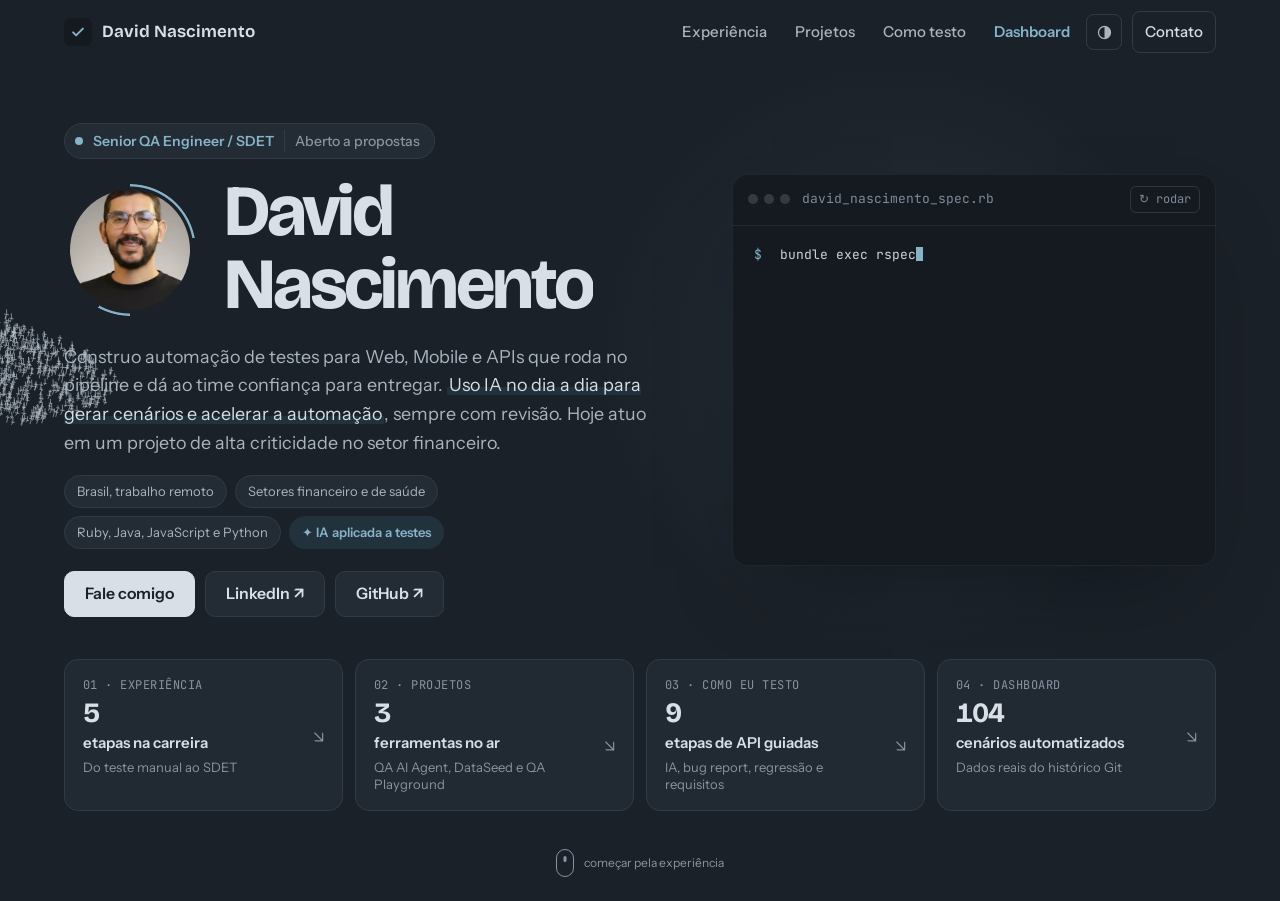
<file: index.html>
<!DOCTYPE html>
<html lang="pt-BR">
<head>
  <meta charset="UTF-8">
  <meta name="viewport" content="width=device-width, initial-scale=1.0">
  <title>David Nascimento | Senior QA Engineer / SDET</title>
  <meta name="description" content="David Nascimento, Senior QA Engineer / SDET. Automação de testes para Web, Mobile e APIs integrada ao CI/CD, com IA aplicada a testes e experiência nos setores financeiro e de saúde.">
  <meta name="author" content="David Nascimento">
  <meta name="theme-color" content="#1B2128">

  <meta property="og:type" content="website">
  <meta property="og:locale" content="pt_BR">
  <meta property="og:url" content="https://david-nascimento.github.io/qa-automation-portfolio/">
  <meta property="og:title" content="David Nascimento | Senior QA Engineer / SDET">
  <meta property="og:description" content="Automação de testes para Web, Mobile e APIs que roda no pipeline e dá ao time confiança para entregar.">
  <meta property="og:image" content="https://david-nascimento.github.io/qa-automation-portfolio/img/david-nascimento.webp">
  <meta name="twitter:card" content="summary">
  <meta name="twitter:title" content="David Nascimento | Senior QA Engineer / SDET">
  <meta name="twitter:description" content="Automação de testes para Web, Mobile e APIs que roda no pipeline e dá ao time confiança para entregar.">

  <link rel="icon" href="data:image/svg+xml,%3Csvg xmlns='http://www.w3.org/2000/svg' viewBox='0 0 32 32'%3E%3Crect width='32' height='32' rx='7' fill='%2314202B'/%3E%3Cpath d='M9 16.5l4.5 4.5L23 11.5' fill='none' stroke='%2347C08A' stroke-width='3.2' stroke-linecap='round' stroke-linejoin='round'/%3E%3C/svg%3E">
  <link rel="preconnect" href="https://fonts.googleapis.com">
  <link rel="preconnect" href="https://fonts.gstatic.com" crossorigin>
  <link href="https://fonts.googleapis.com/css2?family=Bricolage+Grotesque:opsz,wght@12..96,500;12..96,650;12..96,750&family=Instrument+Sans:wght@400;500;600&family=JetBrains+Mono:wght@400;500&display=swap" rel="stylesheet">
  <link rel="stylesheet" href="css/style.css?v=20261122x">
  <script>document.documentElement.classList.add('js');try{document.documentElement.setAttribute('data-theme',localStorage.getItem('tema')||'dark')}catch(e){document.documentElement.setAttribute('data-theme','dark')}</script>
</head>
<body>
  <a href="#conteudo" class="skip-link">Pular para o conteúdo</a>

  <header class="topbar">
    <div class="wrap topbar-inner">
      <a href="#topo" class="brand" aria-label="Início">
        <span class="brand-mark" aria-hidden="true">
          <svg viewBox="0 0 24 24"><path d="M5.5 12.5l4 4 9-9"/></svg>
        </span>
        David Nascimento
      </a>
      <nav aria-label="Seções">
        <ul class="nav-links">
          <li><a href="#experiencia">Experiência</a></li>
          <li><a href="#projetos">Projetos</a></li>
          <li><a href="#como-testo">Como testo</a></li>
          <li><a href="dashboard.html" class="nav-dash">Dashboard</a></li>
          <li><button type="button" class="theme-btn" id="theme-btn" aria-label="Alternar tema claro e escuro"><svg viewBox="0 0 24 24" aria-hidden="true"><circle cx="12" cy="12" r="8.5"/><path d="M12 3.5a8.5 8.5 0 0 1 0 17z"/></svg></button></li>
          <li><a href="#contato" class="nav-cta">Contato</a></li>
        </ul>
      </nav>
    </div>
  </header>

  <main id="conteudo">

    <!-- TELA PRINCIPAL -->
    <section class="hero-v2" id="topo" aria-label="Apresentação">
      <canvas id="grid" aria-hidden="true"></canvas>
      <div class="wrap hero-v2-main">
        <div class="hero-v2-text">
          <p class="role rise" style="--d:.05s"><i></i>Senior QA Engineer / SDET<span class="avail">Aberto a propostas</span></p>
          <div class="id">
            <div class="photo rise" style="--d:.15s"><img src="img/david-nascimento.webp" alt="Foto de David Nascimento" width="320" height="320"></div>
            <h1><span class="w"><span style="--d:.25s">David</span></span> <span class="w"><span style="--d:.38s">Nascimento</span></span></h1>
          </div>
          <p class="lede rise" style="--d:.55s">Construo automação de testes para Web, Mobile e APIs que roda no pipeline e dá ao time confiança para entregar. <mark>Uso IA no dia a dia para gerar cenários e acelerar a automação</mark>, sempre com revisão. Hoje atuo em um projeto de alta criticidade no setor financeiro.</p>
          <ul class="facts rise" style="--d:.7s">
            <li>Brasil, trabalho remoto</li>
            <li>Setores financeiro e de saúde</li>
            <li>Ruby, Java, JavaScript e Python</li>
            <li class="ai"><a href="#como-testo">✦ IA aplicada a testes</a></li>
          </ul>
          <div class="actions rise" style="--d:.85s">
            <a class="btn btn-primary" href="mailto:halison700@gmail.com">Fale comigo</a>
            <a class="btn" href="https://www.linkedin.com/in/david-nascimento26/" target="_blank" rel="noopener noreferrer">LinkedIn ↗</a>
            <a class="btn" href="https://github.com/David-Nascimento" target="_blank" rel="noopener noreferrer">GitHub ↗</a>
          </div>
        </div>
    
        <figure class="run rise" style="--d:.4s" aria-label="Resumo de competências apresentado como uma execução de testes" id="run">
          <div class="run-head"><span class="dots" aria-hidden="true"><i></i><i></i><i></i></span><span>david_nascimento_spec.rb</span><button type="button" class="replay" id="replay">↻ rodar</button></div>
          <div class="run-body">
            <p class="cmd" style="margin:0"><span class="p">$</span><span id="typed"></span><span class="caret" id="caret"></span></p>
            <p class="prog" id="prog" style="margin:0"></p>
            <p class="desc" id="desc" style="margin:0;opacity:0">Senior QA Engineer</p>
            <ol class="cases" id="cases">
              <li>automatiza apps Android e iOS com Appium<span class="t">0.21s</span></li>
              <li>valida APIs REST e contratos com Karate DSL<span class="t">0.18s</span></li>
              <li>protege fluxos financeiros críticos<span class="t">0.34s</span></li>
              <li>roda em paralelo no CI e no BrowserStack<span class="t">0.27s</span></li>
              <li>escreve cenários BDD que o negócio entende<span class="t">0.12s</span></li>
              <li class="ai-case">usa IA para gerar cenários e revisar automação<span class="t">0.09s</span></li>
            </ol>
            <div class="summary" id="summary"><div class="sbar"><span></span></div><strong>6 examples, 0 failures</strong><small>Finished in 1.21 seconds</small></div>
          </div>
        </figure>
      </div>
    
      <div class="wrap">
        <ul class="ql" aria-label="Ir direto para">
          <li class="rise" style="--d:1s"><a href="#experiencia"><span class="k">01 · EXPERIÊNCIA</span><span class="n" data-count="5">5</span><span class="l">etapas na carreira</span><span class="s">Do teste manual ao SDET</span><span class="arr">↘</span></a></li>
          <li class="rise" style="--d:1.08s"><a href="#projetos"><span class="k">02 · PROJETOS</span><span class="n" data-count="3">3</span><span class="l">ferramentas no ar</span><span class="s">QA AI Agent, DataSeed e QA Playground</span><span class="arr">↘</span></a></li>
          <li class="rise" style="--d:1.16s"><a href="#como-testo"><span class="k">03 · COMO EU TESTO</span><span class="n" data-count="9">9</span><span class="l">etapas de API guiadas</span><span class="s">IA, bug report, regressão e requisitos</span><span class="arr">↘</span></a></li>
          <li class="rise" style="--d:1.24s"><a href="#metricas"><span class="k">04 · DASHBOARD</span><span class="n" data-count="104">104</span><span class="l">cenários automatizados</span><span class="s">Dados reais do histórico Git</span><span class="arr">↘</span></a></li>
        </ul>
      </div>
      <p class="scroll rise" style="--d:1.4s"><a href="#experiencia" class="scroll-link"><span aria-hidden="true"></span>começar pela experiência</a></p>
    </section>

    <!-- EXPERIÊNCIA -->
    <section class="section" id="experiencia" aria-labelledby="exp-title">
      <div class="wrap">
        <div class="section-head">
          <div>
            <p class="how-label">Experiência</p>
            <h2 id="exp-title">Do teste manual à engenharia de qualidade.</h2>
          </div>
          <ul class="head-stats"><li><b>5</b><span>etapas na carreira</span></li><li><b>5 anos</b><span>no mesmo projeto financeiro</span></li><li><b>2</b><span>setores: saúde e financeiro</span></li></ul>
        </div>
        <div class="exp-grid">
          <ol class="timeline">
          <li class="tl-item is-current">
            <div class="tl-meta"><span class="tl-company">Datum · Projeto financeiro <span class="job-now">Atual</span></span><span class="tl-date">fev 2026 – atual</span></div>
            <h3>Senior QA Engineer</h3>
              <p>Sigo no mesmo projeto do setor financeiro, agora pela Datum, mantendo e evoluindo a automação de aplicativos Mobile, APIs e integrações críticas.</p>
              <p>Evoluo as suítes Mobile para Android e iOS com Appium, automatizo APIs REST com Karate DSL e valido fluxos financeiros de ponta a ponta, com execução paralela no CI e no BrowserStack.</p>
          </li>
          <li class="tl-item">
            <div class="tl-meta"><span class="tl-company">Keeggo · Projeto financeiro</span><span class="tl-date">nov 2021 – fev 2026 · 4 anos e 4 meses</span></div>
            <h3>Senior QA Engineer / SDET</h3>
              <p>Responsável pela automação de ponta a ponta em um projeto de alta criticidade do setor financeiro, cobrindo aplicativos Mobile, APIs e integrações complexas entre serviços.</p>
              <p>Automação Mobile para Android e iOS com Appium, APIs REST com Karate DSL, validação de fluxos financeiros críticos e execução em nuvem com BrowserStack e paralelismo no CI.</p>
          </li>
          <li class="tl-item">
            <div class="tl-meta"><span class="tl-company">TALLOS</span></div>
            <h3>QA Automation Engineer</h3>
              <p>Automação de testes Web e de APIs, com participação na definição dos cenários críticos e na integração dos testes ao pipeline.</p>
              <p>Cenários BDD com Cucumber, testes de integração entre serviços e execução contínua com Jenkins.</p>
          </li>
          <li class="tl-item">
            <div class="tl-meta"><span class="tl-company">Hapvida · Saúde</span></div>
            <h3>QA Analyst</h3>
              <p>Testes funcionais e de regressão em sistemas hospitalares críticos, com foco em estabilidade, confiabilidade e aderência a requisitos regulatórios.</p>
              <p>Homologação, validação de regras de negócio, documentação e evidências de teste.</p>
          </li>
          <li class="tl-item">
            <div class="tl-meta"><span class="tl-company">Início de carreira</span></div>
            <h3>QA Analyst / Homologador</h3>
              <p>Testes manuais, escrita de casos e cenários de teste e suporte direto aos times de desenvolvimento, aprendendo o ciclo de vida do software na prática.</p>
          </li>
          </ol>
          <aside class="tools-card" aria-labelledby="tools-title">
            <p class="tools-title" id="tools-title">Ferramentas que uso</p>
            <p class="tools-sub">Ruby, Java, JavaScript e Python</p>
            <p class="tools-group">Mobile e Web</p>
            <ul class="tools-chips"><li>Appium</li><li>BrowserStack</li><li>Cypress</li><li>Selenium</li><li>Capybara</li><li>Cucumber</li><li>RSpec</li></ul>
            <p class="tools-group">APIs e integrações</p>
            <ul class="tools-chips"><li>Karate DSL</li><li>HTTParty</li><li>Postman</li><li>Newman</li><li>Insomnia</li><li>RabbitMQ</li><li>Testes de contrato</li></ul>
            <p class="tools-group">CI/CD e nuvem</p>
            <ul class="tools-chips"><li>GitHub Actions</li><li>Jenkins</li><li>GitLab CI</li><li>Docker</li></ul>
            <p class="tools-group">Performance e observabilidade</p>
            <ul class="tools-chips"><li>k6</li><li>JMeter</li><li>Datadog</li><li>Kibana</li><li>Elasticsearch</li></ul>
            <p class="tools-group">IA aplicada a testes</p>
            <ul class="tools-chips tools-ai"><li>Claude</li><li>ChatGPT</li><li>Gemini</li><li>DeepSeek</li></ul>
            <p class="tools-group">Práticas</p>
            <ul class="tools-chips"><li>BDD</li><li>TDD</li><li>Page Objects</li><li>Dados de teste</li><li>Testes baseados em risco</li></ul>
          </aside>
        </div>
      </div>
    </section>

    <!-- PROJETOS -->
    <section class="section section-alt" id="projetos" aria-labelledby="proj-title">
      <div class="wrap">
        <div class="section-head">
          <div>
            <p class="how-label">Projetos</p>
            <h2 id="proj-title">O que construí e publiquei.</h2>
          </div>
          <ul class="head-stats"><li><b>3</b><span>ferramentas no ar</span></li><li><b>13</b><span>repositórios de automação</span></li><li><b>104</b><span>cenários automatizados</span></li></ul>
        </div>

        <div class="pc-grid">
          <article class="pc pc-featured">
            <span class="case-badge">Destaque</span><h3>QA AI Agent</h3>
            <p class="pc-sub">Qualidade das pipelines em tempo real, com agente de IA</p>
            <p class="pc-desc">Reúne Jenkins, GitHub Actions e Jira/Zephyr em uma tela: execuções ao vivo, análises de estabilidade e um agente de QA que explica por que uma esteira falhou.</p>
            <ul class="pc-facts"><li>7 telas</li><li>3 integrações</li><li>137 regras de negócio</li></ul>
            <div class="pc-links"><a class="demo-link" href="https://david-nascimento.github.io/qa-ai-agent-demo/" target="_blank" rel="noopener noreferrer"><span class="live-dot" aria-hidden="true"></span>Ver demo ao vivo</a><a href="https://github.com/David-Nascimento/qa-ai-agent-demo" target="_blank" rel="noopener noreferrer">Repositório</a></div>
            <p class="pc-note">Código privado; o repositório público é a vitrine.</p>
          </article>
          <article class="pc">
            <h3>DataSeed</h3>
            <p class="pc-sub">Massa de dados fictícia e realista para testes</p>
            <p class="pc-desc">API e tela que geram 10 tipos de dado, com CPF e CNPJ válidos, cartão que passa no algoritmo de Luhn, exportação em JSON e CSV e seed para repetir a mesma massa.</p>
            <ul class="pc-facts"><li>Ruby + Sinatra</li><li>JSON e CSV</li><li>Docker</li></ul>
            <div class="pc-links"><a class="pc-primary" href="https://dataseed.onrender.com/" target="_blank" rel="noopener noreferrer">Abrir aplicação</a><a href="https://github.com/David-Nascimento/dataseed" target="_blank" rel="noopener noreferrer">Código</a></div>
            <p class="pc-note">O primeiro acesso pode levar alguns segundos.</p>
          </article>
          <article class="pc">
            <h3>QA Playground</h3>
            <p class="pc-sub">Plataforma em português para praticar QA</p>
            <p class="pc-desc">148 páginas de prática em trilhas de fundamentos a sênior e mobile, com Shadow DOM, iframes, várias janelas, OAuth e uma API mock para testes.</p>
            <ul class="pc-facts"><li>148 páginas</li><li>5 trilhas</li><li>Licença MIT</li></ul>
            <div class="pc-links"><a class="pc-primary" href="https://qa-playground-azure.vercel.app/index.html" target="_blank" rel="noopener noreferrer">Abrir aplicação</a><a href="https://github.com/David-Nascimento/QA-Playground" target="_blank" rel="noopener noreferrer">Código</a></div>
          </article>
          <article class="pc">
            <h3>AI Network Guardian</h3>
            <p class="pc-sub">Monitoramento de rede com alertas e IA local</p>
            <p class="pc-desc">Mede latência, jitter e perda, classifica quedas, descobre dispositivos na rede, gera alertas em tempo real e detecta anomalias. Um assistente via Ollama roda local e só lê dados.</p>
            <ul class="pc-facts"><li>FastAPI + React</li><li>160 + 51 testes</li><li>Ollama local</li></ul>
            <div class="pc-links"><a class="pc-primary" href="https://github.com/David-Nascimento/AI-Network-Guardian" target="_blank" rel="noopener noreferrer">Ver código</a></div>
            <p class="pc-note">Roda na rede local; não há demo publicada.</p>
          </article>
        </div>

        <div class="sub-head">
          <h3 class="sub-title">Automação de testes</h3>
          <a class="dash-cta" href="dashboard.html">Ver os números no dashboard →</a>
        </div>
        <div class="rl-grid">
            <div class="rl-group">
              <p class="rl-title">Web e E2E</p>
              <ul class="rl-list">
                <li><a href="https://github.com/David-Nascimento/ruby-e2e-framework" target="_blank" rel="noopener noreferrer"><span class="rl-name">Ruby E2E Framework</span><span class="rl-tags">Ruby · Cucumber · Selenium</span><span class="rl-arrow" aria-hidden="true">↗</span></a></li>
                <li><a href="https://github.com/David-Nascimento/automacao-qa-playground" target="_blank" rel="noopener noreferrer"><span class="rl-name">Automação QA Playground</span><span class="rl-tags">Ruby · Capybara</span><span class="rl-arrow" aria-hidden="true">↗</span></a></li>
                <li><a href="https://github.com/David-Nascimento/cypress-enjoeat" target="_blank" rel="noopener noreferrer"><span class="rl-name">Cypress + Cucumber</span><span class="rl-tags">Cypress · Allure</span><span class="rl-arrow" aria-hidden="true">↗</span></a></li>
                <li><a href="https://github.com/David-Nascimento/desafio-cypress-qa" target="_blank" rel="noopener noreferrer"><span class="rl-name">Login E2E com Cypress</span><span class="rl-tags">Cypress</span><span class="rl-arrow" aria-hidden="true">↗</span></a></li>
              </ul>
            </div>
            <div class="rl-group">
              <p class="rl-title">APIs</p>
              <ul class="rl-list">
                <li><a href="https://github.com/David-Nascimento/karate-api-framework" target="_blank" rel="noopener noreferrer"><span class="rl-name">Karate API Framework</span><span class="rl-tags">Karate · Java · Docker</span><span class="rl-arrow" aria-hidden="true">↗</span></a></li>
                <li><a href="https://github.com/David-Nascimento/desafio-api-qa" target="_blank" rel="noopener noreferrer"><span class="rl-name">Testes de API com Cypress</span><span class="rl-tags">Cypress · REST</span><span class="rl-arrow" aria-hidden="true">↗</span></a></li>
              </ul>
            </div>
            <div class="rl-group">
              <p class="rl-title">Mobile</p>
              <ul class="rl-list">
                <li><a href="https://github.com/David-Nascimento/Appium_failure_helper" target="_blank" rel="noopener noreferrer"><span class="rl-name">Appium Failure Helper</span><span class="rl-tags">Gem Ruby · Appium</span><span class="rl-arrow" aria-hidden="true">↗</span></a></li>
                <li><a href="https://github.com/David-Nascimento/Ruby_Appium_Android" target="_blank" rel="noopener noreferrer"><span class="rl-name">Automação Mobile Android</span><span class="rl-tags">Appium · Cucumber</span><span class="rl-arrow" aria-hidden="true">↗</span></a></li>
                <li><a href="https://github.com/David-Nascimento/DesafioQA-NoesisBrasil" target="_blank" rel="noopener noreferrer"><span class="rl-name">Robot Framework Web, API e Mobile</span><span class="rl-tags">Robot · GitLab CI</span><span class="rl-arrow" aria-hidden="true">↗</span></a></li>
              </ul>
            </div>
            <div class="rl-group">
              <p class="rl-title">CI, performance e observabilidade</p>
              <ul class="rl-list">
                <li><a href="https://github.com/David-Nascimento/DevOps-Observability-Stack" target="_blank" rel="noopener noreferrer"><span class="rl-name">DevOps Observability Stack</span><span class="rl-tags">Jenkins · Docker · Grafana</span><span class="rl-arrow" aria-hidden="true">↗</span></a></li>
                <li><a href="https://github.com/David-Nascimento/k6-performance" target="_blank" rel="noopener noreferrer"><span class="rl-name">Testes de performance</span><span class="rl-tags">k6 · InfluxDB · Grafana</span><span class="rl-arrow" aria-hidden="true">↗</span></a></li>
              </ul>
            </div>
            <div class="rl-group">
              <p class="rl-title">Ferramentas com IA</p>
              <ul class="rl-list">
                <li><a href="https://github.com/David-Nascimento/bdd-generationX" target="_blank" rel="noopener noreferrer"><span class="rl-name">BDD GenerationX</span><span class="rl-tags">Ruby · ChatGPT · Gemini</span><span class="rl-arrow" aria-hidden="true">↗</span></a></li>
                <li><a href="https://github.com/David-Nascimento/QAXpert" target="_blank" rel="noopener noreferrer"><span class="rl-name">QAXpert</span><span class="rl-tags">Ruby · Gemini</span><span class="rl-arrow" aria-hidden="true">↗</span></a></li>
              </ul>
            </div>
        </div>
      </div>
    </section>

    <!-- COMO EU TESTO -->
    <section class="section" id="como-testo" aria-labelledby="how-title">
      <div class="wrap">
        <div class="section-head">
          <div>
            <p class="how-label">Como eu testo</p>
            <h2 id="how-title">O raciocínio por trás dos testes.</h2>
          </div>
          <p>Exemplos reais tirados dos meus repositórios. Cada bloco leva ao arquivo original.</p>
        </div>

        <nav class="how-jump" aria-label="Partes desta seção">
          <a href="#ia"><span>01</span>IA nos testes<small>Onde uso IA e como reviso o que ela entrega</small></a>
          <a href="#artefatos"><span>02</span>Artefatos de QA<small>Bug report, casos de teste, regressão e requisitos</small></a>
          <a href="#metricas"><span>03</span>Métricas<small>Números reais e dashboard interativo</small></a>
          <a href="#api"><span>04</span>Teste de API<small>Uma jornada de compra em 9 etapas</small></a>
        </nav>

        <!-- 01 IA -->
        <div class="how-block" id="ia">
          <div class="how-label"><span class="how-num">01</span>IA nos testes</div>
          <h3 class="how-title">A IA acelera. A revisão é minha.</h3>
          <p class="how-lead">Uso IA no dia a dia de QA em duas frentes: gerar cenários e casos de teste, e escrever e revisar código de automação. Ela propõe; o que entra na suíte passa pela minha revisão.</p>

          <div class="ai-grid">
            <article class="ai-card">
              <p class="ai-kicker">Uso 1</p>
              <h4>Gerar cenários e casos de teste</h4>
              <p>Transformo histórias e requisitos em cenários Gherkin com IA, e depois confiro a cobertura: casos negativos, limites e o que o modelo deixou de fora.</p>
              <ul class="ai-proof">
                <li><a href="https://github.com/David-Nascimento/bdd-generationX" target="_blank" rel="noopener noreferrer">BDD GenerationX</a> gera <code>.feature</code> e steps a partir de histórias em texto, com ChatGPT, Gemini ou DeepSeek, ou em modo estático sem IA.</li>
                <li><a href="https://github.com/David-Nascimento/QAXpert" target="_blank" rel="noopener noreferrer">QAXpert</a> lê o código Ruby e sugere cenários BDD pela API do Gemini.</li>
              </ul>
            </article>
            <article class="ai-card">
              <p class="ai-kicker">Uso 2</p>
              <h4>Escrever e revisar automação</h4>
              <p>Uso assistentes de código, como o Claude, para estruturar frameworks e revisar testes mais rápido. O código gerado passa pela minha leitura antes de entrar.</p>
              <ul class="ai-proof">
                <li><a href="https://github.com/David-Nascimento/karate-api-framework" target="_blank" rel="noopener noreferrer">Karate API Framework</a> foi escrito com o Claude como assistente, e o commit registra a coautoria.</li>
                <li>No <a href="https://github.com/David-Nascimento/QA-Playground" target="_blank" rel="noopener noreferrer">QA Playground</a>, 3 commits têm a mesma marcação, então dá para ver no histórico o que foi feito com IA.</li>
              </ul>
            </article>
            <article class="ai-card ai-card-product">
              <p class="ai-kicker">Produto</p>
              <h4>QA AI Agent</h4>
              <p>Um portal de qualidade com agente de QA que lê as pipelines e explica por que uma execução falhou.</p>
              <a class="dash-cta" href="https://david-nascimento.github.io/qa-ai-agent-demo/" target="_blank" rel="noopener noreferrer">Ver a demo ao vivo ↗</a>
            </article>
          </div>

          <div class="ai-rules">
            <p class="art-label">Como eu reviso o que a IA entrega</p>
            <ol>
              <li><strong>Cobertura antes de volume.</strong> Um cenário gerado só entra se cobre um requisito que ainda não tinha teste.</li>
              <li><strong>Ver falhar.</strong> Teste que nunca ficou vermelho não prova nada. Confiro que ele quebra quando a regra quebra.</li>
              <li><strong>Sem dado real no prompt.</strong> Massa de teste e segredos ficam fora da conversa com o modelo.</li>
            </ol>
          </div>
        </div>

        <!-- 02 ARTEFATOS -->
        <div class="how-block" id="artefatos">
          <div class="how-label"><span class="how-num">02</span>Artefatos de QA</div>
          <h3 class="how-title">Do requisito ao bug reportado.</h3>
          <p class="how-lead">Abra as abas para ler um bug report completo, um caso de teste, a estratégia de regressão e a matriz de rastreabilidade.</p>

          <div class="tabs" data-tabs>
            <div class="tab-list" role="tablist" aria-label="Artefatos de QA">
              <button class="tab" role="tab" id="tab-bug" aria-controls="panel-bug" aria-selected="true">Bug report</button>
              <button class="tab" role="tab" id="tab-caso" aria-controls="panel-caso" aria-selected="false" tabindex="-1">Casos de teste</button>
              <button class="tab" role="tab" id="tab-reg" aria-controls="panel-reg" aria-selected="false" tabindex="-1">Regressão</button>
              <button class="tab" role="tab" id="tab-req" aria-controls="panel-req" aria-selected="false" tabindex="-1">Requisitos</button>
              <button class="tab" role="tab" id="tab-bdd" aria-controls="panel-bdd" aria-selected="false" tabindex="-1">Cenário BDD</button>
            </div>

            <div class="tab-panel" role="tabpanel" id="panel-bug" aria-labelledby="tab-bug" tabindex="0">
              <div class="art-head">
                <div>
                  <p class="art-id">Acessibilidade · encontrado em 19/11/2026</p>
                  <h4>Imagem sem texto alternativo na tela de login do ServeRest</h4>
                </div>
                <div class="art-chips">
                  <span class="art-chip art-chip-fail">Severidade crítica (axe)</span>
                  <span class="art-chip art-chip-muted">Prioridade baixa: app de terceiros</span>
                </div>
              </div>
              <p class="art-lead">Quem usa leitor de tela chega na tela de login e encontra uma imagem que não é descrita.</p>
              <dl class="art-meta">
                <div><dt>Ambiente</dt><dd>front.serverest.dev/login, no Chrome via Selenium WebDriver.</dd></div>
                <div><dt>Como foi achado</dt><dd>Cenário automatizado <code>@a11y</code> com axe-core (WCAG 2.1 A/AA), requisito <code>REQ-A11Y-004</code>.</dd></div>
              </dl>
              <div class="art-split">
                <div>
                  <p class="art-label">Passos para reproduzir</p>
                  <ol class="art-steps">
                    <li>Abrir front.serverest.dev/login.</li>
                    <li>Rodar a auditoria do axe-core com as regras WCAG 2.1 A e AA. No projeto: <code>rake a11y</code>.</li>
                    <li>Conferir as violações de nível crítico ou pior.</li>
                  </ol>
                </div>
                <div>
                  <p class="art-label">Esperado</p>
                  <p>Nenhuma violação de nível crítico na tela de login.</p>
                  <p class="art-label">Obtido</p>
                  <p>Regra <code>image-alt</code>: imagem sem texto alternativo. Também aparece <code>color-contrast</code> de nível sério, que fica abaixo do corte do cenário.</p>
                </div>
              </div>
              <dl class="art-meta">
                <div><dt>Evidência</dt><dd>Relatório do axe anexado ao próprio cenário, com a lista de violações.</dd></div>
                <div><dt>Tratamento</dt><dd>Como o app não é nosso, a regra entrou no baseline com o motivo e a data documentados. O teste continua protegendo a tela contra qualquer violação nova, e a entrada sai do baseline quando o problema for corrigido.</dd></div>
              </dl>
              <p class="art-source">Achado pelo Ruby E2E Framework. <a href="https://github.com/David-Nascimento/ruby-e2e-framework/blob/main/config/a11y_baseline.yml" target="_blank" rel="noopener noreferrer">Ver o baseline ↗</a></p>
            </div>

            <div class="tab-panel" role="tabpanel" id="panel-caso" aria-labelledby="tab-caso" tabindex="0" hidden>
              <div class="art-head">
                <div>
                  <p class="art-id">CT005 · practice.expandtesting.com</p>
                  <h4>Cadastro de novo usuário</h4>
                </div>
                <span class="art-chip">Funcional</span>
              </div>
              <dl class="art-meta">
                <div><dt>Objetivo</dt><dd>Validar o fluxo de registro de novo usuário e as regras básicas de validação.</dd></div>
                <div><dt>Pré-condição</dt><dd>Acesso à página de cadastro.</dd></div>
              </dl>
              <div class="table-scroll">
                <table class="art-table">
                  <thead><tr><th scope="col">#</th><th scope="col">Ação</th><th scope="col">Resultado esperado</th></tr></thead>
                  <tbody>
                    <tr><td>1</td><td>Acessar a página de cadastro</td><td>Formulário de cadastro é exibido</td></tr>
                    <tr><td>2</td><td>Preencher nome, e-mail, senha e confirmação</td><td>Campos aceitam os valores e mostram validação em tempo real, quando houver</td></tr>
                    <tr><td>3</td><td>Enviar o formulário com dados válidos</td><td>Conta é criada e a mensagem de sucesso aparece</td></tr>
                    <tr><td>4</td><td>Tentar cadastrar com um e-mail já existente</td><td>Mensagem clara de e-mail já cadastrado e cadastro negado</td></tr>
                  </tbody>
                </table>
              </div>
              <p class="art-label">Os 10 casos documentados</p>
              <ul class="ct-list">
                  <li><code>CT001</code> Acessar o sistema</li>
                  <li><code>CT002</code> Login com credenciais válidas</li>
                  <li><code>CT003</code> Login com credenciais inválidas</li>
                  <li><code>CT004</code> Recuperação de senha</li>
                  <li class="is-current"><code>CT005</code> Cadastro de novo usuário</li>
                  <li><code>CT006</code> Validações de campos e mensagens de erro</li>
                  <li><code>CT007</code> Upload de arquivo</li>
                  <li><code>CT008</code> Navegação e links principais</li>
                  <li><code>CT009</code> Sessão e logout</li>
                  <li><code>CT010</code> Inputs maliciosos e XSS básico</li>
              </ul>
              <p class="art-source">Os casos cobrem do caminho feliz a entradas maliciosas. <a href="https://github.com/David-Nascimento/Testes-Funcionais-Cucumber-Capybara-/blob/main/docs/casos-de-teste-funcionais.md" target="_blank" rel="noopener noreferrer">Ver todos os casos ↗</a></p>
            </div>

            <div class="tab-panel" role="tabpanel" id="panel-reg" aria-labelledby="tab-reg" tabindex="0" hidden>
              <div class="art-head">
                <div>
                  <p class="art-id">Ruby E2E Framework · config/cucumber.yml</p>
                  <h4>Uma suíte, seis recortes</h4>
                </div>
                <span class="art-chip">Estratégia</span>
              </div>
              <p class="art-lead">Os cenários não são duplicados para cada tipo de execução. As tags decidem o que roda: o smoke dá resposta rápida, a regressão cobre tudo e cada camada pode rodar sozinha.</p>
              <div class="table-scroll">
                <table class="art-table art-table-wide">
                  <thead><tr><th scope="col">Perfil</th><th scope="col">Seleção</th><th scope="col" class="num">Execuções</th><th scope="col">Comando</th><th scope="col">Para quê</th></tr></thead>
                  <tbody>
                    <tr><td><strong>smoke</strong></td><td><code>@smoke</code></td><td class="num">5</td><td><code>rake smoke</code></td><td>Os 5 fluxos que não podem quebrar: login, carrinho, cadastro e token via API e login híbrido.</td></tr>
                    <tr><td><strong>api</strong></td><td><code>@api</code></td><td class="num">6</td><td><code>rake api</code></td><td>Só a camada de API, sem abrir navegador.</td></tr>
                    <tr><td><strong>ui</strong></td><td>tudo menos <code>@api</code></td><td class="num">14</td><td><code>cucumber -p ui</code></td><td>Interface, híbridos e acessibilidade.</td></tr>
                    <tr><td><strong>a11y</strong></td><td><code>@a11y</code></td><td class="num">4</td><td><code>rake a11y</code></td><td>Auditoria WCAG 2.1 A/AA com axe-core.</td></tr>
                    <tr><td><strong>regression</strong></td><td><code>@regression</code></td><td class="num">20</td><td><code>rake regression</code></td><td>A suíte inteira, com os 3 exemplos do Esquema de login.</td></tr>
                    <tr><td><strong>ci</strong></td><td>todos</td><td class="num">20</td><td>perfil <code>ci</code></td><td>Igual à regressão, gerando também os resultados do Allure.</td></tr>
                  </tbody>
                </table>
              </div>
              <dl class="art-meta">
                <div><dt>Paralelismo</dt><dd><code>rake "parallel[4]"</code> divide a suíte em processos. Os dados são únicos e cada cenário desfaz o que criou, por isso a execução em paralelo é segura.</dd></div>
                <div><dt>Docker</dt><dd><code>rake docker</code> sobe um Selenium Grid e roda os testes, com visualização ao vivo pelo noVNC.</dd></div>
              </dl>
              <p class="art-source">Execuções contadas a partir das tags de cada cenário. <a href="https://github.com/David-Nascimento/ruby-e2e-framework/blob/main/config/cucumber.yml" target="_blank" rel="noopener noreferrer">Ver os perfis ↗</a></p>
            </div>

            <div class="tab-panel" role="tabpanel" id="panel-req" aria-labelledby="tab-req" tabindex="0" hidden>
              <div class="art-head">
                <div>
                  <p class="art-id">Ruby E2E Framework · 18 requisitos</p>
                  <h4>Cada cenário ligado a um requisito</h4>
                </div>
                <span class="art-chip">Rastreabilidade</span>
              </div>
              <p class="art-lead">A tag <code>@REQ-&lt;ÁREA&gt;-&lt;NNN&gt;</code> em cada cenário permite responder, a qualquer momento, quais requisitos têm cobertura e qual teste quebrou para qual requisito.</p>
              <div class="table-scroll table-tall">
                <table class="art-table art-table-wide">
                  <thead><tr><th scope="col">Requisito</th><th scope="col">Cenário</th><th scope="col">Camada</th><th scope="col">Suítes extras</th></tr></thead>
                  <tbody>
                    <tr><td><code>REQ-AUTH-001</code></td><td>Login com credenciais válidas</td><td>Web</td><td>smoke, crítico</td></tr>
                    <tr><td><code>REQ-AUTH-002</code></td><td>Login com usuário bloqueado</td><td>Web</td><td>—</td></tr>
                    <tr><td><code>REQ-AUTH-003</code></td><td>Login com credenciais inválidas (3 exemplos)</td><td>Web</td><td>—</td></tr>
                    <tr><td><code>REQ-CART-001</code></td><td>Adicionar produto ao carrinho</td><td>Web</td><td>smoke</td></tr>
                    <tr><td><code>REQ-CART-002</code></td><td>Remover produto do carrinho</td><td>Web</td><td>—</td></tr>
                    <tr><td><code>REQ-CHECKOUT-001</code></td><td>Finalizar compra com sucesso</td><td>Web</td><td>crítico</td></tr>
                    <tr><td><code>REQ-API-USER-001</code></td><td>Cadastrar usuário administrador com sucesso</td><td>API</td><td>smoke</td></tr>
                    <tr><td><code>REQ-API-USER-002</code></td><td>Não permitir e-mail duplicado</td><td>API</td><td>—</td></tr>
                    <tr><td><code>REQ-API-AUTH-001</code></td><td>Login via API retorna token</td><td>API</td><td>smoke</td></tr>
                    <tr><td><code>REQ-API-AUTH-002</code></td><td>Login via API com senha incorreta</td><td>API</td><td>—</td></tr>
                    <tr><td><code>REQ-API-PROD-001</code></td><td>Administrador cadastra produto</td><td>API</td><td>—</td></tr>
                    <tr><td><code>REQ-API-PROD-002</code></td><td>Usuário comum não pode cadastrar produto</td><td>API</td><td>—</td></tr>
                    <tr><td><code>REQ-HYB-AUTH-001</code></td><td>Administrador criado via API consegue entrar pela interface</td><td>Híbrido</td><td>smoke</td></tr>
                    <tr><td><code>REQ-HYB-AUTH-002</code></td><td>Senha incorreta é recusada na interface</td><td>Híbrido</td><td>—</td></tr>
                    <tr><td><code>REQ-A11Y-001</code></td><td>Tela de login do SauceDemo sem violações críticas</td><td>Acessibilidade</td><td>—</td></tr>
                    <tr><td><code>REQ-A11Y-002</code></td><td>Catálogo de produtos sem violações críticas</td><td>Acessibilidade</td><td>—</td></tr>
                    <tr><td><code>REQ-A11Y-003</code></td><td>Carrinho sem violações críticas</td><td>Acessibilidade</td><td>—</td></tr>
                    <tr><td><code>REQ-A11Y-004</code></td><td>Tela de login do ServeRest sem violações críticas</td><td>Acessibilidade</td><td>—</td></tr>
                  </tbody>
                </table>
              </div>
              <p class="art-source">Todos os 18 também fazem parte da regressão. <a href="https://github.com/David-Nascimento/ruby-e2e-framework/tree/main/features" target="_blank" rel="noopener noreferrer">Ver as features ↗</a></p>
            </div>

            <div class="tab-panel" role="tabpanel" id="panel-bdd" aria-labelledby="tab-bdd" tabindex="0" hidden>
              <div class="art-head">
                <div>
                  <p class="art-id">validacao_otp.feature</p>
                  <h4>Validação de OTP por e-mail</h4>
                </div>
                <span class="art-chip">Cucumber + Capybara</span>
              </div>
              <p class="art-lead">O mesmo fluxo nos dois sentidos: o caminho feliz e o código errado, cada um com a mensagem que o usuário precisa ver.</p>
<pre class="code"><code><span class="c-tag">@smoke @regression @otpEmail</span>
<span class="c-kw">Scenario:</span> Validar OTP por Email
  <span class="c-kw">Given</span> que estou na página de validacao OTP
  <span class="c-kw">When</span> preencho o campo email com <span class="c-str">"teste@email.com"</span>
  <span class="c-kw">Then</span> devo enviar o OTP por email
  <span class="c-kw">And</span> preencher o campo OTP com <span class="c-str">"123456"</span>
  <span class="c-kw">And</span> clicar no botão validar OTP por email
  <span class="c-kw">Then</span> devo ver a mensagem OTP email <span class="c-str">"Código OTP validado com sucesso!"</span>

<span class="c-tag">@smoke @regression @otpEmailInvalido</span>
<span class="c-kw">Scenario:</span> Validar OTP por Email com OTP inválido
  <span class="c-kw">Given</span> que estou na página de validacao OTP
  <span class="c-kw">When</span> preencho o campo email com <span class="c-str">"teste@email.com"</span>
  <span class="c-kw">Then</span> devo enviar o OTP por email
  <span class="c-kw">And</span> preencher o campo OTP com <span class="c-str">"223344"</span>
  <span class="c-kw">And</span> clicar no botão validar OTP por email
  <span class="c-kw">Then</span> devo ver a mensagem OTP email <span class="c-str">"Código inválido. Use 123456 para testes."</span></code></pre>
              <p class="art-source">Parte dos 28 cenários do QA Playground, com Page Object e relatórios no Allure. <a href="https://github.com/David-Nascimento/automacao-qa-playground/blob/main/features/validacao_otp.feature" target="_blank" rel="noopener noreferrer">Ver a feature ↗</a></p>
            </div>
          </div>
        </div>

        <!-- 03 MÉTRICAS -->
        <div class="how-block" id="metricas">
          <div class="how-label"><span class="how-num">03</span>Métricas</div>
          <h3 class="how-title">A automação, ao longo do tempo.</h3>
          <p class="how-lead">Mova a janela de tempo e passe o mouse nos gráficos. Role dentro do painel para ver as camadas, os perfis de execução e a tabela de projetos.</p>

          <div class="embed-card">
            <iframe src="dashboard.html?embed" title="Dashboard de qualidade com dados reais dos repositórios" loading="lazy"></iframe>
          </div>
          <div class="embed-foot">
            <p>Dados reais do Git, contados nos repositórios públicos. Conta testes escritos, não execuções.</p>
            <a class="dash-cta" href="dashboard.html" target="_blank" rel="noopener">Abrir dashboard completo ↗</a>
          </div>
        </div>

        <!-- 04 API -->
        <div class="how-block" id="api">
          <div class="how-label"><span class="how-num">04</span>Teste de API</div>
          <h3 class="how-title">Uma jornada de compra, do cadastro à limpeza.</h3>
          <p class="how-lead">Um olhar guiado dentro do cenário <code>@e2e</code> do Karate API Framework, contra a API pública ServeRest: como as chamadas passam dados umas para as outras, o que cada asserção confere e como o cenário limpa o que criou.</p>

          <div class="api-box" data-api>
            <div class="api-list" role="tablist" aria-label="Etapas do cenário" aria-orientation="vertical">
                <button class="api-step" role="tab" id="api-tab-1" aria-controls="api-panel-1" aria-selected="true"><span class="api-n">01</span><span class="api-t">Criar o administrador</span><span class="api-m m-post">POST</span></button>
                <button class="api-step" role="tab" id="api-tab-2" aria-controls="api-panel-2" aria-selected="false" tabindex="-1"><span class="api-n">02</span><span class="api-t">Autenticar o administrador</span><span class="api-m m-post">POST</span></button>
                <button class="api-step" role="tab" id="api-tab-3" aria-controls="api-panel-3" aria-selected="false" tabindex="-1"><span class="api-n">03</span><span class="api-t">Publicar um produto com 10 unidades</span><span class="api-m m-post">POST</span></button>
                <button class="api-step" role="tab" id="api-tab-4" aria-controls="api-panel-4" aria-selected="false" tabindex="-1"><span class="api-n">04</span><span class="api-t">Cliente se cadastra e entra</span><span class="api-m m-post">POST</span></button>
                <button class="api-step" role="tab" id="api-tab-5" aria-controls="api-panel-5" aria-selected="false" tabindex="-1"><span class="api-n">05</span><span class="api-t">Reservar 3 unidades no carrinho</span><span class="api-m m-post">POST</span></button>
                <button class="api-step" role="tab" id="api-tab-6" aria-controls="api-panel-6" aria-selected="false" tabindex="-1"><span class="api-n">06</span><span class="api-t">Conferir a reserva no estoque</span><span class="api-m m-get">GET</span></button>
                <button class="api-step" role="tab" id="api-tab-7" aria-controls="api-panel-7" aria-selected="false" tabindex="-1"><span class="api-n">07</span><span class="api-t">Concluir a compra</span><span class="api-m m-delete">DELETE</span></button>
                <button class="api-step" role="tab" id="api-tab-8" aria-controls="api-panel-8" aria-selected="false" tabindex="-1"><span class="api-n">08</span><span class="api-t">O estoque não volta</span><span class="api-m m-get">GET</span></button>
                <button class="api-step" role="tab" id="api-tab-9" aria-controls="api-panel-9" aria-selected="false" tabindex="-1"><span class="api-n">09</span><span class="api-t">Limpar tudo o que foi criado</span><span class="api-m m-delete">DELETE</span></button>
            </div>
            <div class="api-detail">
              <div class="api-panel" role="tabpanel" id="api-panel-1" aria-labelledby="api-tab-1" tabindex="0">
                <p class="api-count">1 / 9</p>
                <h4>Criar o administrador</h4>
                <p class="api-endpoint"><span class="api-m m-post">POST</span><code>/usuarios</code></p>
                <div class="api-cols">
                  <div>
                    <p class="api-label">Asserções implementadas</p>
                    <ul class="api-asserts">
                      <li>Status <code>201</code>.</li>
                      <li>O <code>_id</code> devolvido fica salvo e entra na lista de limpeza.</li>
                    </ul>
                  </div>
                  <div>
                    <p class="api-label">Por que esta etapa importa</p>
                    <p>Cada execução cria o próprio usuário, com e-mail único gerado pela <code>DataFactory</code>. Nada depende de um cadastro feito à mão, então a suíte roda em paralelo sem conflito.</p>
                  </div>
                </div>
                <p class="api-label">Código real <a href="https://github.com/David-Nascimento/karate-api-framework/blob/main/src/test/resources/common/usuarios/criar-usuario.feature" target="_blank" rel="noopener noreferrer"><code>criar-usuario.feature</code> ↗</a></p>
<pre class="code"><code><span class="c-kw">*</span> <span class="c-kw">def</span> usuario = karate.toJson(factory.usuario(administrador))
<span class="c-kw">Given</span> url baseUrl
<span class="c-kw">And</span> path <span class="c-str">'usuarios'</span>
<span class="c-kw">And</span> request usuario
<span class="c-kw">When</span> method post
<span class="c-kw">Then</span> status 201
<span class="c-kw">*</span> <span class="c-kw">def</span> id = response._id</code></pre>
                <div class="api-nav">
                  <button type="button" class="api-prev" disabled>← Anterior</button>
                  <button type="button" class="api-next">Próxima etapa →</button>
                </div>
              </div>
              <div class="api-panel" role="tabpanel" id="api-panel-2" aria-labelledby="api-tab-2" tabindex="0" hidden>
                <p class="api-count">2 / 9</p>
                <h4>Autenticar o administrador</h4>
                <p class="api-endpoint"><span class="api-m m-post">POST</span><code>/login</code></p>
                <div class="api-cols">
                  <div>
                    <p class="api-label">Asserções implementadas</p>
                    <ul class="api-asserts">
                      <li>Status <code>200</code>.</li>
                      <li>O cabeçalho <code>authorization</code> vira o token das próximas chamadas.</li>
                    </ul>
                  </div>
                  <div>
                    <p class="api-label">Por que esta etapa importa</p>
                    <p>O token sai do usuário que acabou de ser criado, e não de uma credencial fixa guardada no código.</p>
                  </div>
                </div>
                <p class="api-label">Código real <a href="https://github.com/David-Nascimento/karate-api-framework/blob/main/src/test/resources/common/auth/login.feature" target="_blank" rel="noopener noreferrer"><code>login.feature</code> ↗</a></p>
<pre class="code"><code><span class="c-kw">Given</span> url baseUrl
<span class="c-kw">And</span> path <span class="c-str">'login'</span>
<span class="c-kw">And</span> request { email: <span class="c-str">'#(email)'</span>, password: <span class="c-str">'#(password)'</span> }
<span class="c-kw">When</span> method post
<span class="c-kw">Then</span> status 200
<span class="c-kw">*</span> <span class="c-kw">def</span> token = response.authorization</code></pre>
                <div class="api-nav">
                  <button type="button" class="api-prev">← Anterior</button>
                  <button type="button" class="api-next">Próxima etapa →</button>
                </div>
              </div>
              <div class="api-panel" role="tabpanel" id="api-panel-3" aria-labelledby="api-tab-3" tabindex="0" hidden>
                <p class="api-count">3 / 9</p>
                <h4>Publicar um produto com 10 unidades</h4>
                <p class="api-endpoint"><span class="api-m m-post">POST</span><code>/produtos</code></p>
                <div class="api-cols">
                  <div>
                    <p class="api-label">Asserções implementadas</p>
                    <ul class="api-asserts">
                      <li>Status <code>201</code>.</li>
                      <li>O produto entra na lista de limpeza junto com o token do administrador.</li>
                    </ul>
                  </div>
                  <div>
                    <p class="api-label">Por que esta etapa importa</p>
                    <p>Começar com um estoque conhecido é o que permite conferir a conta nas etapas seguintes.</p>
                  </div>
                </div>
                <p class="api-label">Código real <a href="https://github.com/David-Nascimento/karate-api-framework/blob/main/src/test/resources/features/e2e/jornada-de-compra.feature" target="_blank" rel="noopener noreferrer"><code>jornada-de-compra.feature</code> ↗</a></p>
<pre class="code"><code><span class="c-kw">*</span> <span class="c-kw">def</span> produto = <span class="c-kw">call</span> read(<span class="c-str">'classpath:common/produtos/criar-produto.feature'</span>)
    { token: <span class="c-str">'#(sessaoAdm.token)'</span>, quantidade: 10 }
<span class="c-kw">*</span> <span class="c-kw">eval</span> karate.appendTo(<span class="c-str">'recursos'</span>, { caminho: <span class="c-str">'produtos'</span>, id: produto.id, token: sessaoAdm.token })</code></pre>
                <div class="api-nav">
                  <button type="button" class="api-prev">← Anterior</button>
                  <button type="button" class="api-next">Próxima etapa →</button>
                </div>
              </div>
              <div class="api-panel" role="tabpanel" id="api-panel-4" aria-labelledby="api-tab-4" tabindex="0" hidden>
                <p class="api-count">4 / 9</p>
                <h4>Cliente se cadastra e entra</h4>
                <p class="api-endpoint"><span class="api-m m-post">POST</span><code>/usuarios + /login</code></p>
                <div class="api-cols">
                  <div>
                    <p class="api-label">Asserções implementadas</p>
                    <ul class="api-asserts">
                      <li>Status <code>201</code> no cadastro e <code>200</code> no login, pelos mesmos helpers.</li>
                      <li>Perfil sem permissão de administrador.</li>
                    </ul>
                  </div>
                  <div>
                    <p class="api-label">Por que esta etapa importa</p>
                    <p>A compra é feita por outro usuário, sem perfil de administrador, como acontece de verdade na loja.</p>
                  </div>
                </div>
                <p class="api-label">Código real <a href="https://github.com/David-Nascimento/karate-api-framework/blob/main/src/test/resources/features/e2e/jornada-de-compra.feature" target="_blank" rel="noopener noreferrer"><code>jornada-de-compra.feature</code> ↗</a></p>
<pre class="code"><code><span class="c-kw">*</span> <span class="c-kw">def</span> cliente = <span class="c-kw">call</span> read(<span class="c-str">'classpath:common/usuarios/criar-usuario.feature'</span>) { administrador: <span class="c-str">'false'</span> }
<span class="c-kw">*</span> <span class="c-kw">def</span> sessaoCliente = <span class="c-kw">call</span> read(<span class="c-str">'classpath:common/auth/login.feature'</span>)
    { email: <span class="c-str">'#(cliente.usuario.email)'</span>, password: <span class="c-str">'#(cliente.usuario.password)'</span> }</code></pre>
                <div class="api-nav">
                  <button type="button" class="api-prev">← Anterior</button>
                  <button type="button" class="api-next">Próxima etapa →</button>
                </div>
              </div>
              <div class="api-panel" role="tabpanel" id="api-panel-5" aria-labelledby="api-tab-5" tabindex="0" hidden>
                <p class="api-count">5 / 9</p>
                <h4>Reservar 3 unidades no carrinho</h4>
                <p class="api-endpoint"><span class="api-m m-post">POST</span><code>/carrinhos</code></p>
                <div class="api-cols">
                  <div>
                    <p class="api-label">Asserções implementadas</p>
                    <ul class="api-asserts">
                      <li>Status <code>201</code>.</li>
                      <li>Registra o cancelamento do carrinho na limpeza, caso o cenário pare no meio.</li>
                    </ul>
                  </div>
                  <div>
                    <p class="api-label">Por que esta etapa importa</p>
                    <p>Se o teste falhar antes de concluir a compra, a limpeza devolve o carrinho e não deixa lixo na API.</p>
                  </div>
                </div>
                <p class="api-label">Código real <a href="https://github.com/David-Nascimento/karate-api-framework/blob/main/src/test/resources/features/e2e/jornada-de-compra.feature" target="_blank" rel="noopener noreferrer"><code>jornada-de-compra.feature</code> ↗</a></p>
<pre class="code"><code><span class="c-kw">Given</span> path <span class="c-str">'carrinhos'</span>
<span class="c-kw">And</span> header Authorization = sessaoCliente.token
<span class="c-kw">And</span> request { produtos: [ { idProduto: <span class="c-str">'#(produto.id)'</span>, quantidade: 3 } ] }
<span class="c-kw">When</span> method post
<span class="c-kw">Then</span> status 201</code></pre>
                <div class="api-nav">
                  <button type="button" class="api-prev">← Anterior</button>
                  <button type="button" class="api-next">Próxima etapa →</button>
                </div>
              </div>
              <div class="api-panel" role="tabpanel" id="api-panel-6" aria-labelledby="api-tab-6" tabindex="0" hidden>
                <p class="api-count">6 / 9</p>
                <h4>Conferir a reserva no estoque</h4>
                <p class="api-endpoint"><span class="api-m m-get">GET</span><code>/produtos/{id}</code></p>
                <div class="api-cols">
                  <div>
                    <p class="api-label">Asserções implementadas</p>
                    <ul class="api-asserts">
                      <li>Status <code>200</code>.</li>
                      <li><code>quantidade == 7</code>.</li>
                    </ul>
                  </div>
                  <div>
                    <p class="api-label">Por que esta etapa importa</p>
                    <p>A regra de negócio importa mais que o status: 10 menos 3 tem que dar 7. Um 200 com estoque errado seria um bug passando despercebido.</p>
                  </div>
                </div>
                <p class="api-label">Código real <a href="https://github.com/David-Nascimento/karate-api-framework/blob/main/src/test/resources/features/e2e/jornada-de-compra.feature" target="_blank" rel="noopener noreferrer"><code>jornada-de-compra.feature</code> ↗</a></p>
<pre class="code"><code><span class="c-kw">Given</span> path <span class="c-str">'produtos'</span>, produto.id
<span class="c-kw">When</span> method get
<span class="c-kw">Then</span> status 200
<span class="c-kw">And</span> <span class="c-kw">match</span> response.quantidade == 7</code></pre>
                <div class="api-nav">
                  <button type="button" class="api-prev">← Anterior</button>
                  <button type="button" class="api-next">Próxima etapa →</button>
                </div>
              </div>
              <div class="api-panel" role="tabpanel" id="api-panel-7" aria-labelledby="api-tab-7" tabindex="0" hidden>
                <p class="api-count">7 / 9</p>
                <h4>Concluir a compra</h4>
                <p class="api-endpoint"><span class="api-m m-delete">DELETE</span><code>/carrinhos/concluir-compra</code></p>
                <div class="api-cols">
                  <div>
                    <p class="api-label">Asserções implementadas</p>
                    <ul class="api-asserts">
                      <li>Status <code>200</code>.</li>
                      <li><code>message == 'Registro excluído com sucesso'</code>.</li>
                    </ul>
                  </div>
                  <div>
                    <p class="api-label">Por que esta etapa importa</p>
                    <p>Confere a resposta exata da API, não só o código de status.</p>
                  </div>
                </div>
                <p class="api-label">Código real <a href="https://github.com/David-Nascimento/karate-api-framework/blob/main/src/test/resources/features/e2e/jornada-de-compra.feature" target="_blank" rel="noopener noreferrer"><code>jornada-de-compra.feature</code> ↗</a></p>
<pre class="code"><code><span class="c-kw">Given</span> path <span class="c-str">'carrinhos'</span>, <span class="c-str">'concluir-compra'</span>
<span class="c-kw">And</span> header Authorization = sessaoCliente.token
<span class="c-kw">When</span> method delete
<span class="c-kw">Then</span> status 200
<span class="c-kw">And</span> <span class="c-kw">match</span> response.message == <span class="c-str">'Registro excluído com sucesso'</span></code></pre>
                <div class="api-nav">
                  <button type="button" class="api-prev">← Anterior</button>
                  <button type="button" class="api-next">Próxima etapa →</button>
                </div>
              </div>
              <div class="api-panel" role="tabpanel" id="api-panel-8" aria-labelledby="api-tab-8" tabindex="0" hidden>
                <p class="api-count">8 / 9</p>
                <h4>O estoque não volta</h4>
                <p class="api-endpoint"><span class="api-m m-get">GET</span><code>/produtos/{id}</code></p>
                <div class="api-cols">
                  <div>
                    <p class="api-label">Asserções implementadas</p>
                    <ul class="api-asserts">
                      <li>Status <code>200</code>.</li>
                      <li><code>quantidade</code> continua <code>7</code>.</li>
                    </ul>
                  </div>
                  <div>
                    <p class="api-label">Por que esta etapa importa</p>
                    <p>Concluir a compra não pode devolver as unidades ao estoque. Esta é a checagem que pegaria um bug de devolução indevida.</p>
                  </div>
                </div>
                <p class="api-label">Código real <a href="https://github.com/David-Nascimento/karate-api-framework/blob/main/src/test/resources/features/e2e/jornada-de-compra.feature" target="_blank" rel="noopener noreferrer"><code>jornada-de-compra.feature</code> ↗</a></p>
<pre class="code"><code><span class="c-kw">Given</span> path <span class="c-str">'produtos'</span>, produto.id
<span class="c-kw">When</span> method get
<span class="c-kw">Then</span> status 200
<span class="c-kw">And</span> <span class="c-kw">match</span> response.quantidade == 7</code></pre>
                <div class="api-nav">
                  <button type="button" class="api-prev">← Anterior</button>
                  <button type="button" class="api-next">Próxima etapa →</button>
                </div>
              </div>
              <div class="api-panel" role="tabpanel" id="api-panel-9" aria-labelledby="api-tab-9" tabindex="0" hidden>
                <p class="api-count">9 / 9</p>
                <h4>Limpar tudo o que foi criado</h4>
                <p class="api-endpoint"><span class="api-m m-delete">DELETE</span><code>afterScenario</code></p>
                <div class="api-cols">
                  <div>
                    <p class="api-label">Asserções implementadas</p>
                    <ul class="api-asserts">
                      <li>Remove carrinho, produto e usuários, em ordem inversa à criação.</li>
                      <li>Sem asserção de status, de propósito.</li>
                    </ul>
                  </div>
                  <div>
                    <p class="api-label">Por que esta etapa importa</p>
                    <p>A ordem inversa respeita as dependências da API. E a limpeza é tolerante: uma falha aqui é registrada no log, mas nunca reprova o cenário nem esconde o resultado real do teste.</p>
                  </div>
                </div>
                <p class="api-label">Código real <a href="https://github.com/David-Nascimento/karate-api-framework/blob/main/src/test/resources/common/limpeza/limpar.js" target="_blank" rel="noopener noreferrer"><code>limpar.js</code> ↗</a></p>
<pre class="code"><code><span class="c-kw">var</span> recursos = karate.get(<span class="c-str">'recursos'</span>) || [];
<span class="c-kw">for</span> (<span class="c-kw">var</span> i = recursos.length - 1; i &gt;= 0; i--) {
  <span class="c-kw">try</span> {
    karate.call(<span class="c-str">'classpath:common/limpeza/remover.feature'</span>, recursos[i]);
  } <span class="c-kw">catch</span> (e) {
    karate.log(<span class="c-str">'Limpeza ignorada para'</span>, recursos[i].caminho, <span class="c-str">':'</span>, e);
  }
}</code></pre>
                <div class="api-nav">
                  <button type="button" class="api-prev">← Anterior</button>
                  <button type="button" class="api-next" disabled>Próxima etapa →</button>
                </div>
              </div>
            </div>
          </div>
          <details class="run-local">
            <summary>Rodar o projeto localmente</summary>
            <div class="rl-body">
              <ol class="run-steps">
                <li>
                  <p><strong>Clonar o repositório</strong></p>
                  <p>Precisa de Java 17 ou superior e Maven 3.8 ou superior. O Docker é opcional.</p>
<pre class="code"><code>git clone https://github.com/David-Nascimento/karate-api-framework.git
cd karate-api-framework</code></pre>
                </li>
                <li>
                  <p><strong>Conferir os helpers</strong></p>
                  <p>Os testes unitários do código de apoio não precisam de rede nem da API.</p>
<pre class="code"><code>mvn test -Dtest=DataFactoryTest</code></pre>
                </li>
                <li>
                  <p><strong>Rodar a suíte</strong></p>
                  <p>Contra a API pública, ou contra uma cópia local do ServeRest, que é mais rápida e não afeta o ambiente compartilhado.</p>
<pre class="code"><code><span class="c-comment"># API pública</span>
mvn test -Dkarate.env=dev

<span class="c-comment"># API local</span>
docker compose up -d serverest
mvn test -Dkarate.env=local

<span class="c-comment"># só esta jornada, ou só o smoke</span>
mvn test -Pe2e
mvn test -Psmoke</code></pre>
                </li>
                <li>
                  <p><strong>Sem Java instalado</strong></p>
                  <p>O Docker sobe a API, espera ela ficar saudável e roda a suíte num container.</p>
<pre class="code"><code>docker compose --profile testes up --build --abort-on-container-exit --exit-code-from testes</code></pre>
                </li>
              </ol>
              <p class="run-note">O relatório fica em <code>target/karate-reports/karate-summary.html</code>. Esta página explica o cenário; ela não envia requisições nem mostra uma execução gravada.</p>
            </div>
          </details>

          <details class="run-local">
            <summary>Outros cenários da suíte: 28 além desta jornada</summary>
            <div class="rl-body">
              <p class="run-note">Cada domínio da API tem a própria feature, com caminho feliz, validações e permissões.</p>
              <div class="feat-grid">
                <div class="feat-group">
                  <p><strong>Autenticação</strong> <span>4 cenários</span> <a href="https://github.com/David-Nascimento/karate-api-framework/blob/main/src/test/resources/features/auth/login.feature" target="_blank" rel="noopener noreferrer"><code>login.feature</code> ↗</a></p>
                  <ul><li>Login com credenciais válidas retorna token Bearer</li><li>Login com credenciais inválidas é recusado (vários casos)</li><li>Login com e-mail em formato inválido retorna erro de validação</li><li>Login sem senha retorna erro de validação</li></ul>
                </div>
                <div class="feat-group">
                  <p><strong>Usuários</strong> <span>8 cenários</span> <a href="https://github.com/David-Nascimento/karate-api-framework/blob/main/src/test/resources/features/usuarios/usuarios.feature" target="_blank" rel="noopener noreferrer"><code>usuarios.feature</code> ↗</a></p>
                  <ul><li>Cadastrar usuário com dados válidos</li><li>Não permite cadastrar dois usuários com o mesmo e-mail</li><li>Consultar usuário por id retorna os dados cadastrados</li><li>Consultar usuário inexistente retorna 400</li><li>Listar usuários retorna a contagem e a lista</li><li>Alterar dados de um usuário</li><li>Excluir usuário</li><li>Cadastro sem campo obrigatório é recusado (vários casos)</li></ul>
                </div>
                <div class="feat-group">
                  <p><strong>Produtos</strong> <span>9 cenários</span> <a href="https://github.com/David-Nascimento/karate-api-framework/blob/main/src/test/resources/features/produtos/produtos.feature" target="_blank" rel="noopener noreferrer"><code>produtos.feature</code> ↗</a></p>
                  <ul><li>Cadastrar produto como administrador</li><li>Cadastro sem token é recusado</li><li>Usuário comum não pode cadastrar produto</li><li>Não permite dois produtos com o mesmo nome</li><li>Consultar produto por id retorna os dados cadastrados</li><li>Consultar produto inexistente retorna 400</li><li>Alterar produto como administrador</li><li>Excluir produto como administrador</li><li>Listar produtos retorna a contagem e a lista</li></ul>
                </div>
                <div class="feat-group">
                  <p><strong>Carrinhos</strong> <span>7 cenários</span> <a href="https://github.com/David-Nascimento/karate-api-framework/blob/main/src/test/resources/features/carrinhos/carrinhos.feature" target="_blank" rel="noopener noreferrer"><code>carrinhos.feature</code> ↗</a></p>
                  <ul><li>Cliente cria carrinho com produto em estoque</li><li>Criar carrinho sem token é recusado</li><li>Não permite mais de um carrinho por usuário</li><li>Produto inexistente não pode ser adicionado ao carrinho</li><li>Quantidade acima do estoque é recusada</li><li>Concluir compra remove o carrinho</li><li>Cancelar compra devolve o estoque do produto</li></ul>
                </div>
              </div>
            </div>
          </details>
          <p class="how-note">O projeto foi escrito e revisado com base na documentação do Karate e do ServeRest; a primeira execução completa da suíte ainda está pendente, como o README informa. <a href="https://github.com/David-Nascimento/karate-api-framework/blob/main/src/test/resources/features/e2e/jornada-de-compra.feature" target="_blank" rel="noopener noreferrer">Ver o cenário completo ↗</a></p>
        </div>
      </div>
    </section>

    <!-- CONTATO -->
    <section class="cta" id="contato" aria-labelledby="contact-title">
      <div class="wrap cta-inner">
        <div class="ct-main">
          <p class="how-label">Vamos conversar</p>
          <h2 id="contact-title">Tem uma vaga de QA em mente?</h2>
          <p class="ct-lead">Estou aberto a oportunidades e a conversas sobre automação de testes, qualidade e IA aplicada a testes.</p>
          <ul class="ct-cards">
            <li><a class="ct-card ct-primary" href="mailto:halison700@gmail.com"><span class="ct-k">E-mail</span><span class="ct-v">halison700@gmail.com</span><span class="ct-a" aria-hidden="true">↗</span></a></li>
            <li><a class="ct-card" href="https://www.linkedin.com/in/david-nascimento26/" target="_blank" rel="noopener noreferrer"><span class="ct-k">LinkedIn</span><span class="ct-v">in/david-nascimento26</span><span class="ct-a" aria-hidden="true">↗</span></a></li>
            <li><a class="ct-card" href="https://github.com/David-Nascimento" target="_blank" rel="noopener noreferrer"><span class="ct-k">GitHub</span><span class="ct-v">David-Nascimento</span><span class="ct-a" aria-hidden="true">↗</span></a></li>
          </ul>
        </div>
        <aside class="ct-status" aria-label="Disponibilidade">
          <div class="ct-bar"><i></i><i></i><i></i><span>disponibilidade.sh</span></div>
          <div class="ct-body">
            <p><span class="ct-p">$</span> ./disponibilidade --hoje</p>
            <ul>
              <li><b>status</b><span><em class="ct-dot"></em>aberto a propostas</span></li>
              <li><b>cargo</b><span>Senior QA Engineer / SDET</span></li>
              <li><b>local</b><span>Brasil, trabalho remoto</span></li>
              <li><b>foco</b><span>Mobile, API e E2E</span></li>
              <li><b>stack</b><span>Ruby, Java, JavaScript, Python</span></li>
              <li><b>setores</b><span>financeiro e saúde</span></li>
              <li><b>ia</b><span>geração e revisão de testes</span></li>
            </ul>
            <p class="ct-end"><span class="ct-p">$</span> <span class="ct-caret"></span></p>
          </div>
        </aside>
      </div>
    </section>
  </main>

  <footer class="footer">
    <div class="wrap footer-inner">
      <p>© <span id="ano">2026</span> David Nascimento · Portfólio de QA</p>
      <a href="#topo">← Voltar ao início</a>
    </div>
  </footer>

  <script src="js/script.js?v=20261122x"></script>
</body>
</html>
</file>
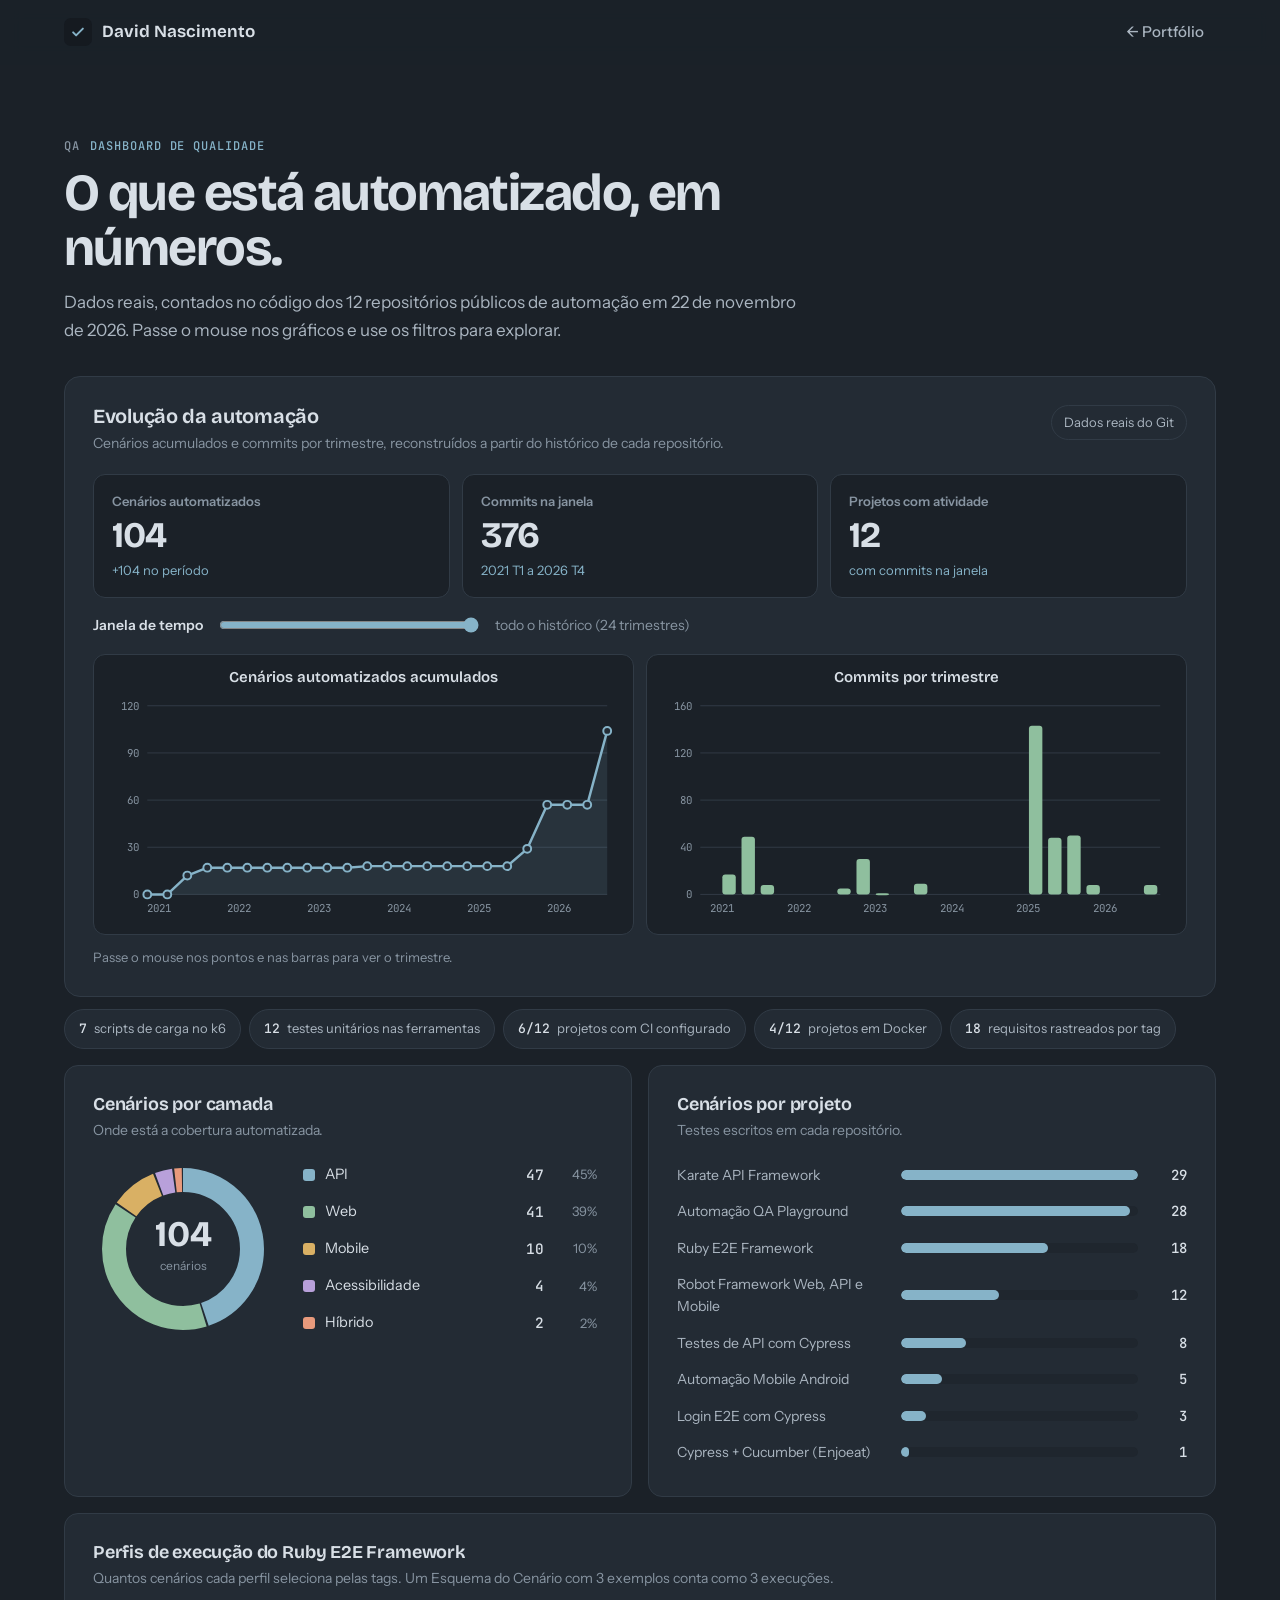
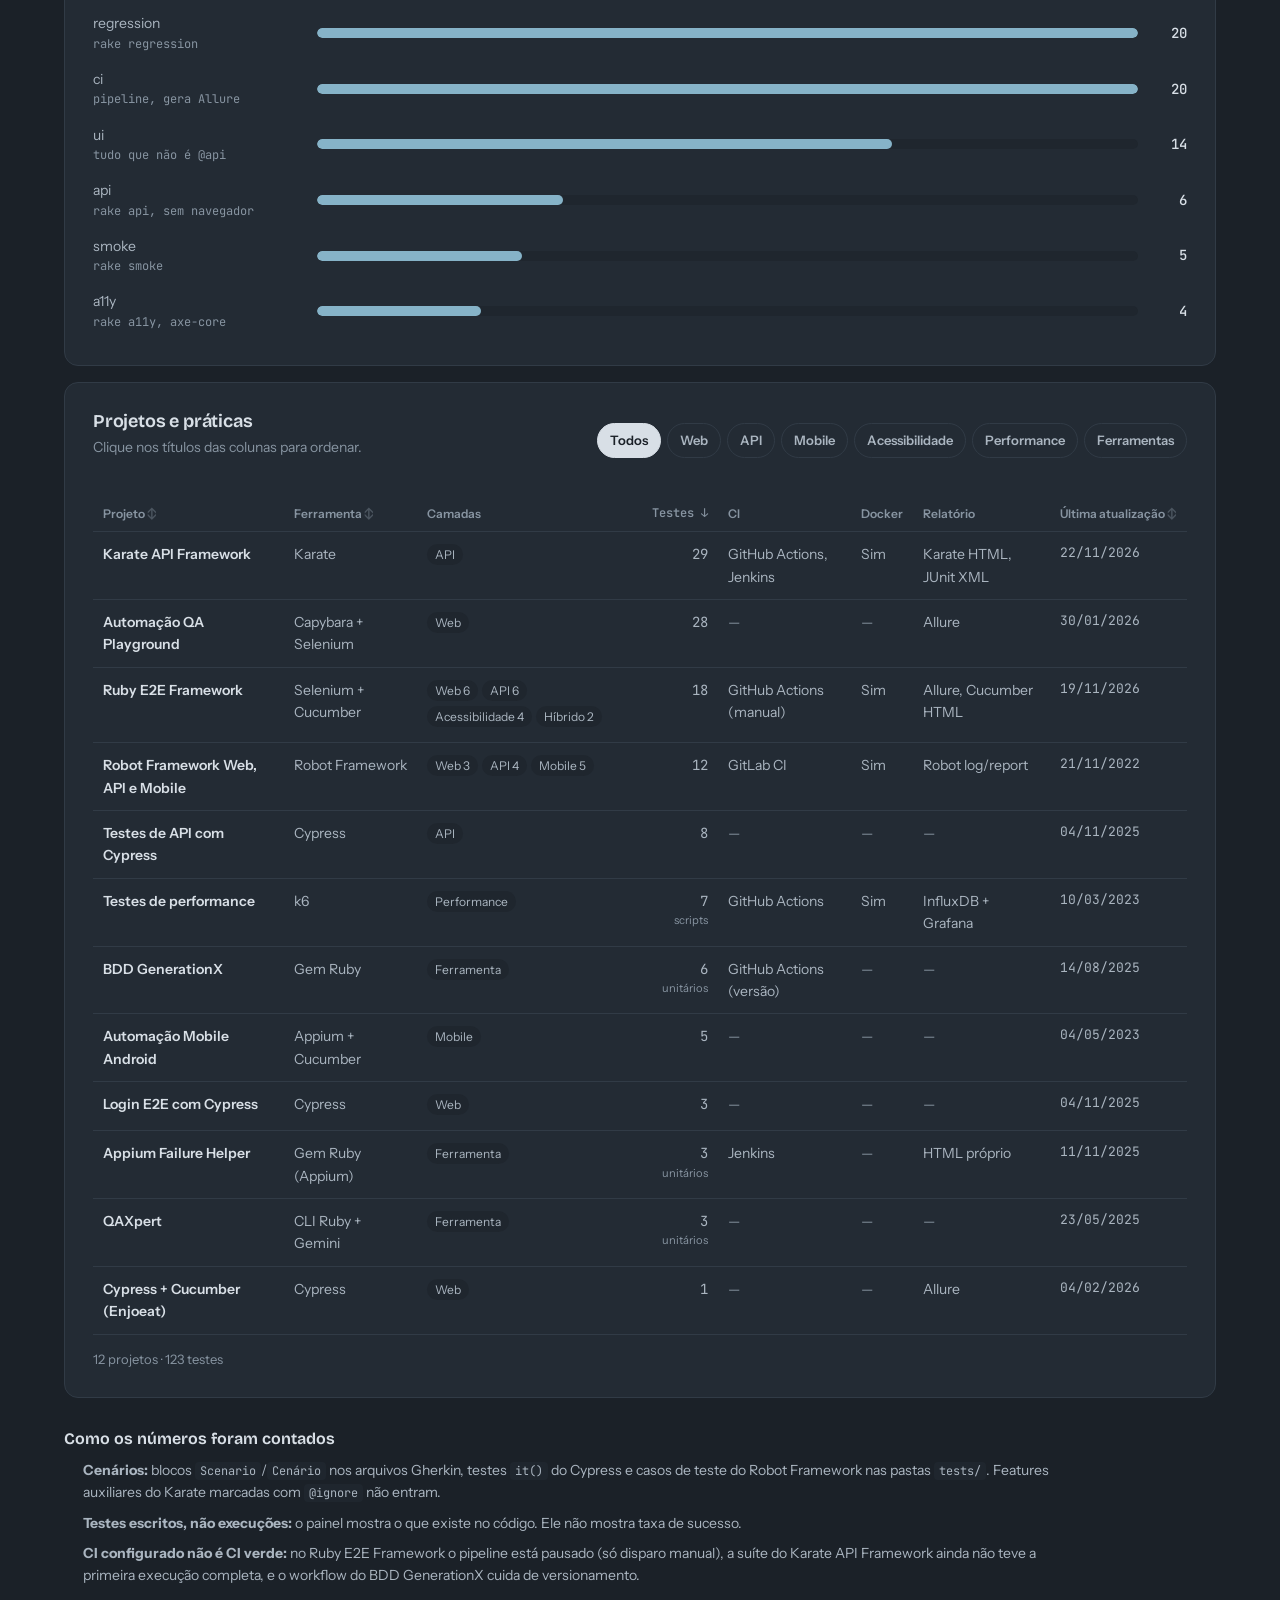
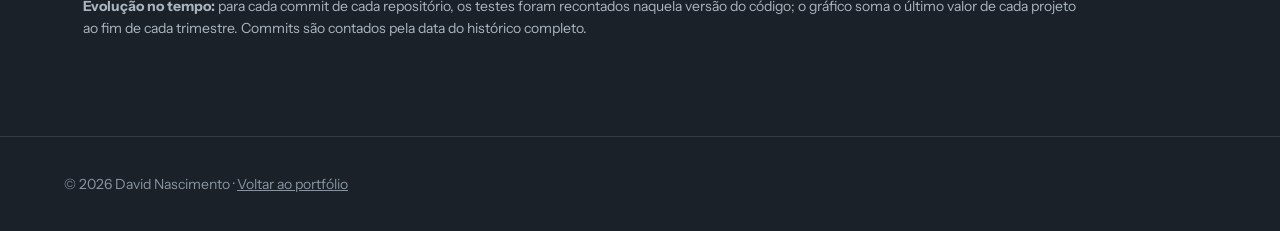
<file: dashboard.html>
<!DOCTYPE html>
<html lang="pt-BR">
<head>
  <meta charset="UTF-8">
  <meta name="viewport" content="width=device-width, initial-scale=1.0">
  <title>Dashboard de qualidade | David Nascimento</title>
  <meta name="description" content="Dashboard com dados reais dos repositórios públicos de automação de testes de David Nascimento: cenários por camada, por projeto, práticas e atividade.">
  <meta name="author" content="David Nascimento">
  <meta name="theme-color" content="#1B2128">
  <link rel="icon" href="data:image/svg+xml,%3Csvg xmlns='http://www.w3.org/2000/svg' viewBox='0 0 32 32'%3E%3Crect width='32' height='32' rx='7' fill='%2314202B'/%3E%3Cpath d='M9 16.5l4.5 4.5L23 11.5' fill='none' stroke='%2347C08A' stroke-width='3.2' stroke-linecap='round' stroke-linejoin='round'/%3E%3C/svg%3E">
  <link rel="preconnect" href="https://fonts.googleapis.com">
  <link rel="preconnect" href="https://fonts.gstatic.com" crossorigin>
  <link href="https://fonts.googleapis.com/css2?family=Bricolage+Grotesque:opsz,wght@12..96,500;12..96,650;12..96,750&family=Instrument+Sans:wght@400;500;600&family=JetBrains+Mono:wght@400;500&display=swap" rel="stylesheet">
  <link rel="stylesheet" href="css/style.css?v=20261122x">
  <link rel="stylesheet" href="css/dashboard.css?v=20261122x">
  <script>document.documentElement.classList.add('js');try{document.documentElement.setAttribute('data-theme',localStorage.getItem('tema')||'dark')}catch(e){document.documentElement.setAttribute('data-theme','dark')}</script>
</head>
<body>
  <a href="#conteudo" class="skip-link">Pular para o conteúdo</a>

  <header class="topbar">
    <div class="wrap topbar-inner">
      <a href="./" class="brand" aria-label="Voltar ao portfólio">
        <span class="brand-mark" aria-hidden="true">
          <svg viewBox="0 0 24 24"><path d="M5.5 12.5l4 4 9-9"/></svg>
        </span>
        David Nascimento
      </a>
      <nav aria-label="Navegação">
        <ul class="nav-links">
          <li><a href="./#como-testo">← Portfólio</a></li>
        </ul>
      </nav>
    </div>
  </header>

  <main id="conteudo" class="dash">
    <div class="wrap">
      <div class="dash-head">
        <p class="how-label"><span class="how-num">QA</span>Dashboard de qualidade</p>
        <h1>O que está automatizado, em números.</h1>
        <p class="dash-lead">Dados reais, contados no código dos 12 repositórios públicos de automação em 22 de novembro de 2026. Passe o mouse nos gráficos e use os filtros para explorar.</p>
      </div>

      <section class="tw" aria-labelledby="tw-title">
        <div class="tw-top">
          <div>
            <h2 id="tw-title">Evolução da automação</h2>
            <p class="dash-sub">Cenários acumulados e commits por trimestre, reconstruídos a partir do histórico de cada repositório.</p>
          </div>
          <span class="tw-badge">Dados reais do Git</span>
        </div>
        <div class="tw-kpis">
          <div class="tw-kpi"><p>Cenários automatizados</p><strong id="k-cen">104</strong><em id="k-cen-d"></em></div>
          <div class="tw-kpi"><p>Commits na janela</p><strong id="k-com">376</strong><em id="k-com-d"></em></div>
          <div class="tw-kpi"><p>Projetos com atividade</p><strong id="k-proj">12</strong><em id="k-proj-d"></em></div>
        </div>
        <div class="tw-ctrl">
          <label for="tw-range">Janela de tempo</label>
          <input type="range" id="tw-range" min="4" max="24" step="1" value="24">
          <output id="tw-out" for="tw-range">últimos 24 trimestres</output>
        </div>
        <div class="tw-charts">
          <div class="tw-chart">
            <h3>Cenários automatizados acumulados</h3>
            <svg id="line" viewBox="0 0 520 240" role="img" aria-label="Cenários acumulados por trimestre"></svg>
          </div>
          <div class="tw-chart">
            <h3>Commits por trimestre</h3>
            <svg id="bars" viewBox="0 0 520 240" role="img" aria-label="Commits por trimestre"></svg>
          </div>
        </div>
        <p class="tw-tip" id="tw-tip">Passe o mouse nos pontos e nas barras para ver o trimestre.</p>
      </section>

      <ul class="dash-facts" aria-label="Outros indicadores">
        <li><strong>7</strong> scripts de carga no k6</li>
        <li><strong>12</strong> testes unitários nas ferramentas</li>
        <li><strong>6/12</strong> projetos com CI configurado</li>
        <li><strong>4/12</strong> projetos em Docker</li>
        <li><strong>18</strong> requisitos rastreados por tag</li>
      </ul>

      <div class="dash-grid">
        <section class="dash-card" aria-labelledby="c-camada">
          <h2 id="c-camada">Cenários por camada</h2>
          <p class="dash-sub">Onde está a cobertura automatizada.</p>
          <div class="donut-wrap">
            <svg class="donut" id="donut" viewBox="0 0 120 120" role="img" aria-label="Cenários por camada: API 47, Web 41, Mobile 10, Acessibilidade 4, Híbrido 2."></svg>
            <ul class="legend" id="legend"></ul>
          </div>
        </section>

        <section class="dash-card" aria-labelledby="c-projeto">
          <h2 id="c-projeto">Cenários por projeto</h2>
          <p class="dash-sub">Testes escritos em cada repositório.</p>
          <div class="hbars" id="hbars" role="img" aria-label="Cenários por projeto: Karate API Framework 29, Automação QA Playground 28, Ruby E2E Framework 18, Robot Framework 12, Testes de API com Cypress 8, Automação Mobile Android 5, Login E2E com Cypress 3, Cypress + Cucumber 1."></div>
        </section>

        <section class="dash-card dash-wide" aria-labelledby="c-regressao">
          <h2 id="c-regressao">Perfis de execução do Ruby E2E Framework</h2>
          <p class="dash-sub">Quantos cenários cada perfil seleciona pelas tags. Um Esquema do Cenário com 3 exemplos conta como 3 execuções.</p>
          <div class="hbars" id="profiles" role="img" aria-label="Execuções por perfil: regression 20, ci 20, ui 14, api 6, smoke 5, a11y 4."></div>
        </section>
      </div>

      <section class="dash-card dash-table-card" aria-labelledby="c-tabela">
        <div class="dash-table-head">
          <div>
            <h2 id="c-tabela">Projetos e práticas</h2>
            <p class="dash-sub">Clique nos títulos das colunas para ordenar.</p>
          </div>
          <div class="chips" role="group" aria-label="Filtrar por camada" id="chips">
            <button type="button" class="chip" aria-pressed="true" data-f="all">Todos</button>
            <button type="button" class="chip" aria-pressed="false" data-f="Web">Web</button>
            <button type="button" class="chip" aria-pressed="false" data-f="API">API</button>
            <button type="button" class="chip" aria-pressed="false" data-f="Mobile">Mobile</button>
            <button type="button" class="chip" aria-pressed="false" data-f="Acessibilidade">Acessibilidade</button>
            <button type="button" class="chip" aria-pressed="false" data-f="Performance">Performance</button>
            <button type="button" class="chip" aria-pressed="false" data-f="Ferramenta">Ferramentas</button>
          </div>
        </div>
        <div class="table-scroll">
          <table class="dash-table" id="table">
            <thead>
              <tr>
                <th scope="col"><button type="button" data-k="nome">Projeto</button></th>
                <th scope="col"><button type="button" data-k="ferramenta">Ferramenta</button></th>
                <th scope="col">Camadas</th>
                <th scope="col" class="num"><button type="button" data-k="testes">Testes</button></th>
                <th scope="col">CI</th>
                <th scope="col">Docker</th>
                <th scope="col">Relatório</th>
                <th scope="col"><button type="button" data-k="ultimo">Última atualização</button></th>
              </tr>
            </thead>
            <tbody></tbody>
          </table>
        </div>
        <p class="dash-foot" id="table-count"></p>
      </section>

      <section class="dash-method" aria-labelledby="c-metodo">
        <h2 id="c-metodo">Como os números foram contados</h2>
        <ul>
          <li><strong>Cenários:</strong> blocos <code>Scenario</code>/<code>Cenário</code> nos arquivos Gherkin, testes <code>it()</code> do Cypress e casos de teste do Robot Framework nas pastas <code>tests/</code>. Features auxiliares do Karate marcadas com <code>@ignore</code> não entram.</li>
          <li><strong>Testes escritos, não execuções:</strong> o painel mostra o que existe no código. Ele não mostra taxa de sucesso.</li>
          <li><strong>CI configurado não é CI verde:</strong> no Ruby E2E Framework o pipeline está pausado (só disparo manual), a suíte do Karate API Framework ainda não teve a primeira execução completa, e o workflow do BDD GenerationX cuida de versionamento.</li>
          <li><strong>Evolução no tempo:</strong> para cada commit de cada repositório, os testes foram recontados naquela versão do código; o gráfico soma o último valor de cada projeto ao fim de cada trimestre. Commits são contados pela data do histórico completo.</li>
        </ul>
      </section>
    </div>
  </main>

  <footer class="footer">
    <div class="wrap">
      <p>© <span id="ano">2026</span> David Nascimento · <a href="./">Voltar ao portfólio</a></p>
    </div>
  </footer>

  <script src="js/dashboard.js?v=20261122x"></script>
</body>
</html>
</file>
<file: css/style.css>
/* =========================================================
   David Nascimento — portfólio
   ========================================================= */

:root {
  /* Paleta Ardósia: azul-acinzentado suave. O tema escuro é o padrão (ver script no <head>). */
  --paper: #F1F3F5;
  --paper-alt: #E7EBEF;
  --surface: #F9FAFB;
  --ink: #26303A;
  --ink-soft: #4A5663;
  --muted: #606C78;
  --rule: #D5DCE2;
  --pass: #41697E;
  --pass-soft: #DCE7EE;
  --fail: #A33A32;
  --fail-soft: #F6E3E1;
  --glow: rgba(65,105,126,.12);
  --run-bg: #26303A;
  --run-ink: #D3DCE4;
  --run-muted: #93A1AE;
  --run-pass: #8DBDD3;
  --lc2: #5E8A6E;
  --lc3: #9A6B1F;
  --lc4: #7A5A9E;
  --lc5: #B04E2E;
  --bird: #12171B;

  --f-display: "Bricolage Grotesque", "Segoe UI", system-ui, sans-serif;
  --f-body: "Instrument Sans", "Segoe UI", system-ui, sans-serif;
  --f-mono: "JetBrains Mono", ui-monospace, Consolas, monospace;

  --wrap: 1120px;
  --gutter: clamp(16px, 4vw, 32px);
  --radius: 10px;
  color-scheme: light;
}

@media (prefers-color-scheme: dark) {
  :root:not([data-theme="light"]) {
    --paper: #1B2128;
    --paper-alt: #1F262E;
    --surface: #232B34;
    --ink: #D8DFE6;
    --ink-soft: #AAB5C0;
    --muted: #8794A1;
    --rule: #313B46;
    --pass: #86B3C8;
    --pass-soft: #21323D;
    --fail: #E8998F;
    --fail-soft: #3A2524;
    --glow: rgba(134,179,200,.10);
    --run-bg: #151A20;
    --run-ink: #CBD4DC;
    --run-muted: #7D8A97;
    --run-pass: #86B3C8;
    --lc2: #8FBF9E;
    --lc3: #D9B064;
    --lc4: #B8A0DA;
    --lc5: #E89A7C;
    --bird: #B9C4CE;
    color-scheme: dark;
  }
}
:root[data-theme="dark"] {
  --paper: #1B2128;
  --paper-alt: #1F262E;
  --surface: #232B34;
  --ink: #D8DFE6;
  --ink-soft: #AAB5C0;
  --muted: #8794A1;
  --rule: #313B46;
  --pass: #86B3C8;
  --pass-soft: #21323D;
  --fail: #E8998F;
  --fail-soft: #3A2524;
  --glow: rgba(134,179,200,.10);
  --run-bg: #151A20;
  --run-ink: #CBD4DC;
  --run-muted: #7D8A97;
  --run-pass: #86B3C8;
  --lc2: #8FBF9E;
  --lc3: #D9B064;
  --lc4: #B8A0DA;
  --lc5: #E89A7C;
  --bird: #B9C4CE;
  color-scheme: dark;
}

/* ---------- base ---------- */
*, *::before, *::after { box-sizing: border-box; }
html { scroll-behavior: smooth; scroll-padding-top: 76px; -webkit-text-size-adjust: 100%; }
body {
  margin: 0;
  background: var(--paper);
  color: var(--ink);
  font-family: var(--f-body);
  font-size: 1.0625rem;
  line-height: 1.6;
  -webkit-font-smoothing: antialiased;
  text-rendering: optimizeLegibility;
}
h1, h2, h3, h4 { margin: 0; font-family: var(--f-display); color: var(--ink); line-height: 1.15; }
p, ul, ol, dl, dd, figure { margin: 0; }
ul, ol { padding: 0; list-style: none; }
a { color: inherit; }
img, svg { display: block; }

:focus-visible { outline: 2px solid var(--pass); outline-offset: 3px; border-radius: 4px; }

.wrap { max-width: var(--wrap); margin: 0 auto; padding: 0 var(--gutter); }

.skip-link {
  position: absolute; left: 16px; top: -60px; z-index: 100;
  background: var(--ink); color: var(--paper); padding: 10px 16px; border-radius: 6px;
  text-decoration: none; font-weight: 600;
}
.skip-link:focus { top: 12px; }

/* ---------- top bar ---------- */
.topbar {
  position: sticky; top: 0; z-index: 50;
  background: color-mix(in srgb, var(--paper) 88%, transparent);
  backdrop-filter: saturate(160%) blur(10px);
  -webkit-backdrop-filter: saturate(160%) blur(10px);
  border-bottom: 1px solid transparent;
  transition: border-color .2s ease;
}
.topbar.is-scrolled { border-bottom-color: var(--rule); }
.topbar-inner { display: flex; align-items: center; justify-content: space-between; height: 64px; gap: 16px; }

.brand {
  display: inline-flex; align-items: center; gap: 10px;
  font-family: var(--f-display); font-weight: 650; font-size: 1.0625rem;
  text-decoration: none; white-space: nowrap;
}
.brand-mark {
  width: 28px; height: 28px; border-radius: 7px; background: var(--run-bg);
  display: grid; place-items: center; flex: none;
}
.brand-mark svg { width: 18px; height: 18px; fill: none; stroke: var(--run-pass); stroke-width: 2.6; stroke-linecap: round; stroke-linejoin: round; }

.nav-links { display: flex; align-items: center; gap: 4px; }
.nav-links a {
  display: block; padding: 8px 12px; border-radius: 8px;
  font-size: .9375rem; font-weight: 500; color: var(--ink-soft); text-decoration: none;
}
.nav-links a:hover { color: var(--ink); background: var(--paper-alt); }
.nav-links .nav-cta { color: var(--ink); border: 1px solid var(--rule); margin-left: 6px; }
.nav-links .nav-cta:hover { border-color: var(--ink); background: transparent; }

/* ---------- hero ---------- */
.hero { padding: clamp(48px, 9vw, 112px) 0 clamp(56px, 8vw, 104px); }
.hero-grid {
  display: grid; grid-template-columns: minmax(0, 1.1fr) minmax(0, .9fr);
  gap: clamp(40px, 6vw, 80px); align-items: center;
}
.hero-role {
  display: inline-flex; align-items: center; gap: 8px;
  font-weight: 600; font-size: .9375rem; color: var(--pass);
  margin-bottom: 18px;
}
.hero-role::before {
  content: ""; width: 8px; height: 8px; border-radius: 50%; background: var(--pass);
  box-shadow: 0 0 0 4px var(--pass-soft);
}
.hero h1 {
  font-size: clamp(2.75rem, 5.4vw, 4.25rem); min-width: 0;
  font-weight: 750; letter-spacing: -0.035em; line-height: 0.98;
  font-variation-settings: "opsz" 96;
}
.hero-id { display: flex; align-items: center; gap: clamp(16px, 2.6vw, 30px); }
.hero-photo {
  flex: none; width: clamp(84px, 9vw, 124px); height: clamp(84px, 9vw, 124px);
  border-radius: 50%; object-fit: cover; background: var(--paper-alt);
  box-shadow: 0 0 0 4px var(--paper), 0 0 0 5px var(--rule);
}
.hero-lede {
  margin-top: 26px; max-width: 34em;
  font-size: clamp(1.0625rem, 1.6vw, 1.25rem); line-height: 1.55; color: var(--ink-soft);
}
.hero-facts { display: flex; flex-wrap: wrap; gap: 6px 28px; margin-top: 26px; color: var(--muted); font-size: .9375rem; }
.hero-actions { display: flex; flex-wrap: wrap; gap: 10px; margin-top: 34px; }

.btn {
  display: inline-flex; align-items: center; justify-content: center;
  height: 46px; padding: 0 20px; border-radius: 9px;
  font-weight: 600; font-size: .9875rem; text-decoration: none;
  transition: background-color .15s ease, border-color .15s ease, color .15s ease;
}
.btn-primary { background: var(--ink); color: var(--paper); }
.btn-primary:hover { background: var(--pass); color: var(--paper); }
.btn-ghost { border: 1px solid var(--rule); color: var(--ink); background: var(--surface); }
.btn-ghost:hover { border-color: var(--ink); }

/* test-run panel: the one signature element */
.run {
  background: var(--run-bg); color: var(--run-ink);
  border-radius: 14px; overflow: hidden;
  font-family: var(--f-mono); font-size: .875rem; line-height: 1.7;
  box-shadow: 0 1px 0 rgba(255,255,255,.04) inset, 0 30px 60px -30px rgba(20, 32, 43, .45);
}
.run-head {
  display: flex; align-items: center; gap: 14px;
  padding: 12px 18px; border-bottom: 1px solid rgba(255,255,255,.07);
}
.run-dots { display: flex; gap: 6px; }
.run-dots i { width: 10px; height: 10px; border-radius: 50%; background: rgba(255,255,255,.14); }
.run-file { color: var(--run-muted); font-size: .8125rem; }
.run-body { padding: 22px 22px 24px; }
.run-cmd { color: var(--run-muted); }
.run-cmd span { color: var(--run-pass); margin-right: 6px; }
.run-describe { margin-top: 14px; color: #fff; font-weight: 500; }
.run-cases { margin-top: 4px; }
.run-cases li { position: relative; padding-left: 44px; }
.run-cases li::before {
  content: "✓"; position: absolute; left: 18px; color: var(--run-pass); font-weight: 500;
}
.run-summary { margin-top: 16px; color: var(--run-pass); }
.run-summary strong { font-weight: 500; }

@media (prefers-reduced-motion: no-preference) {
  .js .run-cases li, .js .run-summary { opacity: 0; transform: translateY(4px); }
  .js .run.is-running .run-cases li,
  .js .run.is-running .run-summary {
    animation: pass-in .32s ease forwards;
  }
  .js .run.is-running .run-cases li:nth-child(1) { animation-delay: .35s; }
  .js .run.is-running .run-cases li:nth-child(2) { animation-delay: .6s; }
  .js .run.is-running .run-cases li:nth-child(3) { animation-delay: .85s; }
  .js .run.is-running .run-cases li:nth-child(4) { animation-delay: 1.1s; }
  .js .run.is-running .run-cases li:nth-child(5) { animation-delay: 1.35s; }
  .js .run.is-running .run-summary { animation-delay: 1.75s; }
}
@keyframes pass-in { to { opacity: 1; transform: none; } }

/* ---------- sections ---------- */
.section { padding: clamp(64px, 9vw, 112px) 0; border-top: 1px solid var(--rule); }
.section-alt { background: var(--paper-alt); }
.section-head {
  display: grid; grid-template-columns: minmax(0, 1fr) minmax(0, 1.4fr);
  gap: 24px; align-items: end; margin-bottom: clamp(36px, 5vw, 56px);
}
.section-head h2 { font-size: clamp(2rem, 4.4vw, 3rem); font-weight: 700; letter-spacing: -0.03em; }
.section-head p { color: var(--muted); max-width: 32em; justify-self: end; text-align: right; }

.sub-title {
  font-size: 1.375rem; font-weight: 650; letter-spacing: -0.015em;
  margin: clamp(48px, 6vw, 72px) 0 20px;
}

/* ---------- experience ---------- */
.jobs { border-top: 1px solid var(--rule); }
.job {
  display: grid; grid-template-columns: minmax(0, 1fr) minmax(0, 2.4fr);
  gap: 24px 48px; padding: 36px 0; border-bottom: 1px solid var(--rule);
}
.job-company { font-family: var(--f-display); font-weight: 650; font-size: 1.25rem; letter-spacing: -0.01em; }
.job-context { color: var(--muted); font-size: .9375rem; margin-top: 2px; }
.job-period { margin-top: 10px; color: var(--ink-soft); font-size: .875rem; font-weight: 500; line-height: 1.45; }
.job-dur { display: block; color: var(--muted); font-weight: 400; }
.job-now {
  display: inline-block; margin-top: 12px; padding: 2px 10px; border-radius: 99px;
  background: var(--pass-soft); color: var(--pass); font-size: .8125rem; font-weight: 600;
}
.job-what h3 { font-size: 1.375rem; font-weight: 650; letter-spacing: -0.015em; }
.job-what > p { margin-top: 10px; color: var(--ink-soft); max-width: 40em; }
.job-what ul { margin-top: 16px; display: grid; grid-template-columns: repeat(2, minmax(0, 1fr)); gap: 8px 28px; }
.job-what li { position: relative; padding-left: 22px; font-size: .9875rem; color: var(--ink-soft); }
.job-what li::before {
  content: ""; position: absolute; left: 2px; top: .55em; width: 9px; height: 5px;
  border-left: 2px solid var(--pass); border-bottom: 2px solid var(--pass); transform: rotate(-45deg);
}
.job-what .job-tools { margin-top: 18px; color: var(--muted); font-size: .875rem; font-family: var(--f-mono); }

/* ---------- projects ---------- */
.case {
  background: var(--surface); border: 1px solid var(--rule); border-radius: 14px;
  padding: clamp(24px, 3.5vw, 40px);
}
.case + .case { margin-top: 20px; }
.case-head { display: flex; justify-content: space-between; align-items: flex-start; gap: 20px; flex-wrap: wrap; }
.case-head h3 { font-size: clamp(1.625rem, 3vw, 2.125rem); font-weight: 700; letter-spacing: -0.025em; }
.case-sub { margin-top: 4px; color: var(--muted); }
.case-links { display: flex; gap: 8px; flex-wrap: wrap; }
.case-links a {
  display: inline-flex; align-items: center; height: 40px; padding: 0 16px; border-radius: 8px;
  font-weight: 600; font-size: .9375rem; text-decoration: none; border: 1px solid var(--rule);
}
.case-links a:first-child { background: var(--ink); color: var(--paper); border-color: var(--ink); }
.case-links a:first-child:hover { background: var(--pass); border-color: var(--pass); color: var(--paper); }
.case-links a:last-child:hover { border-color: var(--ink); }

.case-cols {
  display: grid; grid-template-columns: repeat(3, minmax(0, 1fr));
  margin-top: 32px; border-top: 1px solid var(--rule);
}
.case-cols > div { padding: 22px 28px 0 0; }
.case-cols > div + div { padding-left: 28px; border-left: 1px solid var(--rule); }
.case-cols h4 { font-family: var(--f-body); font-size: .875rem; font-weight: 600; color: var(--muted); margin-bottom: 8px; }
.case-cols > div:last-child h4 { color: var(--pass); }
.case-cols p { color: var(--ink-soft); font-size: .9875rem; }

.repos {
  display: grid; grid-template-columns: repeat(3, minmax(0, 1fr)); gap: 16px;
  list-style: none; margin: 0; padding: 0;
}
.repo {
  position: relative; display: flex; flex-direction: column; gap: 14px;
  background: var(--surface); border: 1px solid var(--rule); border-radius: var(--radius);
  padding: 20px 22px; transition: border-color .2s ease, transform .2s ease;
}
.repo:hover { border-color: var(--pass); transform: translateY(-2px); }
.repo-main { flex: 1; }
.repo h4 { font-size: 1.0625rem; font-weight: 650; letter-spacing: -0.01em; line-height: 1.3; }
.repo-main p { margin-top: 6px; color: var(--ink-soft); font-size: .9rem; line-height: 1.55; }
.repo-tags {
  color: var(--muted); font-family: var(--f-mono); font-size: .75rem;
  padding-top: 12px; border-top: 1px solid var(--rule);
}
.repo-link {
  position: absolute; top: 20px; right: 22px;
  font-weight: 600; font-size: .8125rem; text-decoration: none; color: var(--muted);
}
.repo-link::after { content: ""; position: absolute; inset: -20px -22px; }
.repo:hover .repo-link { color: var(--pass); }
.repo h4 { padding-right: 64px; }
@media (max-width: 980px) { .repos { grid-template-columns: repeat(2, minmax(0, 1fr)); } }
@media (prefers-reduced-motion: reduce) { .repo, .repo:hover { transition: none; transform: none; } }

/* ---------- stack ---------- */
.stack {
  display: grid; grid-template-columns: repeat(2, minmax(0, 1fr));
  border-top: 1px solid var(--rule);
}
.stack > div { padding: 22px 0; border-bottom: 1px solid var(--rule); display: grid; grid-template-columns: 11em minmax(0, 1fr); gap: 16px; }
.stack > div:nth-child(odd) { padding-right: 32px; }
.stack > div:nth-child(even) { padding-left: 32px; border-left: 1px solid var(--rule); }
.stack dt { font-weight: 600; }
.stack dd { color: var(--ink-soft); }

.principles-grid { display: grid; grid-template-columns: repeat(3, minmax(0, 1fr)); gap: 32px; }
.principles-grid h4 { font-size: 1.125rem; font-weight: 650; letter-spacing: -0.01em; padding-top: 16px; border-top: 2px solid var(--ink); }
.principles-grid p { margin-top: 8px; color: var(--ink-soft); font-size: .9875rem; }

/* ---------- contact ---------- */
.contact { background: var(--run-bg); color: var(--run-ink); padding: clamp(72px, 10vw, 128px) 0; }
.contact-inner > * { max-width: 820px; }
.contact h2 { color: #fff; font-size: clamp(2rem, 5vw, 3.5rem); font-weight: 700; letter-spacing: -0.03em; line-height: 1.05; }
.contact p { margin-top: 18px; color: var(--run-muted); font-size: 1.125rem; max-width: 34em; }
.contact-mail {
  display: inline-block; margin-top: 36px;
  font-family: var(--f-display); font-weight: 650; letter-spacing: -0.02em;
  font-size: clamp(1.375rem, 4vw, 2.25rem); color: var(--run-pass);
  text-decoration: none; border-bottom: 2px solid currentColor; padding-bottom: 2px;
  overflow-wrap: anywhere;
}
.contact-mail:hover { color: #fff; }
.contact-links { display: flex; gap: 24px; margin-top: 28px; }
.contact-links a { color: var(--run-ink); font-weight: 600; text-decoration: none; }
.contact-links a:hover { color: var(--run-pass); }
.contact :focus-visible { outline-color: var(--run-pass); }

.footer { background: var(--run-bg); color: var(--run-muted); border-top: 1px solid rgba(255,255,255,.07); padding: 24px 0; font-size: .875rem; }

/* ---------- responsive ---------- */
@media (max-width: 960px) {
  .hero-grid { grid-template-columns: 1fr; }
  .run { max-width: 560px; }
  .stack { grid-template-columns: 1fr; }
  .stack > div:nth-child(odd), .stack > div:nth-child(even) { padding-left: 0; padding-right: 0; border-left: 0; }
}

@media (max-width: 760px) {
  body { font-size: 1rem; }
  .hero h1 { font-size: clamp(2.25rem, 10.5vw, 2.75rem); }
  .nav-links li:not(:last-child) { display: none; }
  .section-head { grid-template-columns: 1fr; gap: 10px; }
  .section-head p { justify-self: start; text-align: left; }
  .job { grid-template-columns: 1fr; gap: 14px; padding: 28px 0; }
  .job-where { display: flex; flex-wrap: wrap; align-items: baseline; gap: 4px 12px; }
  .job-now { margin-top: 0; }
  .job-period { margin-top: 0; flex-basis: 100%; }
  .job-dur { display: inline; margin-left: 6px; }
  .job-what ul { grid-template-columns: 1fr; }
  .case-cols { grid-template-columns: 1fr; }
  .case-cols > div, .case-cols > div + div { padding: 18px 0 0; border-left: 0; }
  .case-cols > div + div { margin-top: 18px; border-top: 1px solid var(--rule); }
  .repos { grid-template-columns: 1fr; }
  .stack > div { grid-template-columns: 1fr; gap: 4px; }
  .principles-grid { grid-template-columns: 1fr; gap: 24px; }
  .run { font-size: .8125rem; }
  .run-body { padding: 18px 16px 20px; }
  .run-cases li { padding-left: 30px; }
  .run-cases li::before { left: 8px; }
}

@media (prefers-reduced-motion: reduce) {
  html { scroll-behavior: auto; }
  * { transition: none !important; }
}

/* projeto em destaque */
.case-featured { border: 2px solid var(--pass); box-shadow: 0 10px 30px -18px var(--pass); }
.case-badge {
  display: inline-block; margin-bottom: 10px; padding: 2px 10px; border-radius: 99px;
  background: var(--pass-soft); color: var(--pass); font-size: .8125rem; font-weight: 600;
}

/* demo do projeto em destaque */
.case-links a.demo-link { display: inline-flex; align-items: center; gap: 8px; background: var(--pass); border-color: var(--pass); color: var(--paper); }
.case-links a.demo-link:hover { background: var(--ink); border-color: var(--ink); color: var(--paper); }
.live-dot { width: 8px; height: 8px; border-radius: 50%; background: currentColor; animation: live-pulse 1.6s ease-in-out infinite; }
@keyframes live-pulse { 0%, 100% { opacity: 1; } 50% { opacity: .35; } }
@media (prefers-reduced-motion: reduce) { .live-dot { animation: none; }  }

/* ---------- como eu testo ---------- */
.how-block + .how-block { margin-top: clamp(64px, 8vw, 96px); padding-top: clamp(48px, 6vw, 64px); border-top: 1px solid var(--rule); }
.how-label {
  display: flex; align-items: center; gap: 10px;
  font-family: var(--f-mono); font-size: .75rem; font-weight: 500; letter-spacing: .08em; text-transform: uppercase; color: var(--pass);
}
.how-num { color: var(--muted); }
.how-title { margin-top: 10px; font-size: clamp(1.5rem, 3vw, 2rem); font-weight: 700; letter-spacing: -0.025em; }
.how-lead { margin-top: 12px; color: var(--ink-soft); max-width: 46em; }
.how-note { margin-top: 18px; color: var(--muted); font-size: .875rem; max-width: 52em; }
.how-note a, .art-source a { color: var(--ink); font-weight: 600; text-decoration: none; border-bottom: 1px solid var(--rule); }
.how-note a:hover, .art-source a:hover { color: var(--pass); border-color: var(--pass); }
#como-testo code { font-family: var(--f-mono); font-size: .85em; }
#como-testo p code, #como-testo dd code { background: var(--paper-alt); padding: 1px 5px; border-radius: 4px; }

/* abas */
.tabs { margin-top: 28px; }
.tab-list {
  display: inline-flex; gap: 4px; padding: 4px; border: 1px solid var(--rule); border-radius: 10px; background: var(--surface);
  max-width: 100%; overflow-x: auto;
}
.tab {
  font: inherit; font-size: .875rem; font-weight: 600; color: var(--muted); white-space: nowrap;
  background: none; border: 0; border-radius: 7px; padding: 8px 14px; cursor: pointer;
}
.tab:hover { color: var(--ink); }
.tab[aria-selected="true"] { background: var(--ink); color: var(--paper); }
.tab-panel {
  margin-top: 16px; background: var(--surface); border: 1px solid var(--rule); border-radius: 14px;
  padding: clamp(20px, 3vw, 32px);
}
.tab-panel:focus-visible { outline: 2px solid var(--pass); outline-offset: 2px; }
.art-head { display: flex; justify-content: space-between; align-items: flex-start; gap: 16px; flex-wrap: wrap; }
.art-id { font-family: var(--f-mono); font-size: .75rem; color: var(--muted); }
.art-head h4 { margin-top: 4px; font-size: 1.25rem; font-weight: 650; letter-spacing: -0.015em; }
.art-chip {
  flex-shrink: 0; padding: 3px 10px; border-radius: 99px; font-size: .75rem; font-weight: 600;
  background: var(--pass-soft); color: var(--pass);
}
.art-chip-fail { background: var(--fail-soft); color: var(--fail); }
.art-lead { margin-top: 12px; color: var(--ink-soft); font-size: .9625rem; }
.art-meta { margin-top: 18px; display: grid; gap: 10px; }
.art-meta > div { display: grid; grid-template-columns: 9.5em minmax(0, 1fr); gap: 16px; }
.art-meta dt { font-size: .8125rem; font-weight: 600; color: var(--muted); padding-top: 2px; }
.art-meta dd { color: var(--ink-soft); font-size: .9625rem; }
.table-scroll { margin-top: 20px; overflow-x: auto; }
.art-table { width: 100%; border-collapse: collapse; font-size: .9rem; }
.art-table th { text-align: left; font-size: .75rem; font-weight: 600; color: var(--muted); padding: 8px 12px; border-bottom: 1px solid var(--rule); }
.art-table td { padding: 10px 12px; border-bottom: 1px solid var(--rule); color: var(--ink-soft); vertical-align: top; }
.art-table td:first-child, .art-table th:first-child { width: 2.5em; color: var(--muted); font-family: var(--f-mono); }
.art-table tr:last-child td { border-bottom: 0; }
.art-source { margin-top: 18px; padding-top: 14px; border-top: 1px solid var(--rule); color: var(--muted); font-size: .875rem; }

/* código */
.code {
  margin-top: 16px; background: var(--run-bg); color: var(--run-ink); border-radius: 10px;
  padding: 16px 18px; overflow-x: auto; font-family: var(--f-mono); font-size: .8125rem; line-height: 1.65;
}
.code .c-kw { color: var(--run-pass); }
.code .c-str { color: #E8C580; }
.code .c-tag { color: #8FB8E8; }
.code .c-comment { color: var(--run-muted); }

/* métricas */
.stats { list-style: none; padding: 0; margin: 28px 0 0; display: grid; grid-template-columns: repeat(4, minmax(0, 1fr)); gap: 16px; }
.stats li { background: var(--surface); border: 1px solid var(--rule); border-radius: var(--radius); padding: 20px 22px; }
.stats strong { display: block; font-family: var(--f-display); font-size: clamp(2rem, 4vw, 2.75rem); font-weight: 700; letter-spacing: -0.03em; line-height: 1; }
.stats span { display: block; margin-top: 8px; color: var(--ink-soft); font-size: .875rem; }
.bars { margin-top: 16px; background: var(--surface); border: 1px solid var(--rule); border-radius: 14px; padding: clamp(20px, 3vw, 28px); }
.bars-title { font-size: .8125rem; font-weight: 600; color: var(--muted); margin-bottom: 14px; }
.bar { display: grid; grid-template-columns: 13em minmax(0, 1fr) 2.5em; gap: 14px; align-items: center; padding: 6px 0; font-size: .875rem; }
.bar-name { color: var(--ink-soft); }
.bar-track { height: 10px; background: var(--paper-alt); border-radius: 99px; overflow: hidden; }
.bar-fill { display: block; height: 100%; width: calc(var(--v) / 33 * 100%); background: var(--pass); border-radius: 99px; }
.bar-val { text-align: right; font-family: var(--f-mono); font-weight: 500; }

/* passo a passo de API */
.steps { list-style: none; padding: 0; margin: 28px 0 0; counter-reset: step; }
.steps > li {
  counter-increment: step; display: grid; grid-template-columns: minmax(0, 1fr) minmax(0, 1.35fr); gap: 16px 32px;
  padding: 24px 0; border-top: 1px solid var(--rule);
}
.steps > li:last-child { border-bottom: 1px solid var(--rule); }
.step-text { position: relative; padding-left: 44px; }
.step-text::before {
  content: counter(step); position: absolute; left: 0; top: 0; width: 28px; height: 28px; border-radius: 50%;
  display: grid; place-items: center; background: var(--pass-soft); color: var(--pass); font-weight: 700; font-size: .8125rem;
}
.step-text h4 { font-size: 1.0625rem; font-weight: 650; letter-spacing: -0.01em; line-height: 28px; }
.step-text p { margin-top: 4px; color: var(--ink-soft); font-size: .9375rem; }
.steps .code { margin-top: 0; align-self: start; }

@media (max-width: 980px) {
  .stats { grid-template-columns: repeat(2, minmax(0, 1fr)); }
  .steps > li { grid-template-columns: 1fr; }
}
@media (max-width: 760px) {
  .art-meta > div { grid-template-columns: 1fr; gap: 2px; }
  .bar { grid-template-columns: minmax(0, 1fr) 2.5em; gap: 4px 12px; }
  .bar-name { grid-column: 1 / -1; }
}

/* ---------- como eu testo: v2 ---------- */

.how-jump { display: grid; grid-template-columns: repeat(3, minmax(0, 1fr)); gap: 12px; margin-bottom: clamp(48px, 6vw, 72px); }
.how-jump a {
  display: block; padding: 16px 18px; border: 1px solid var(--rule); border-radius: var(--radius); background: var(--surface);
  text-decoration: none; color: var(--ink); font-weight: 650; transition: border-color .2s ease;
}
.how-jump a:hover { border-color: var(--pass); }
.how-jump span { display: block; font-family: var(--f-mono); font-size: .75rem; font-weight: 500; color: var(--pass); margin-bottom: 4px; }
.how-jump small { display: block; margin-top: 2px; color: var(--muted); font-weight: 400; font-size: .8125rem; }
.how-block { scroll-margin-top: 84px; }

.art-chips { display: flex; flex-wrap: wrap; gap: 6px; }
.art-chip-muted { background: var(--paper-alt); color: var(--ink-soft); }
.art-label { margin-top: 18px; font-size: .75rem; font-weight: 600; letter-spacing: .04em; text-transform: uppercase; color: var(--muted); }
.art-label + p { margin-top: 6px; color: var(--ink-soft); font-size: .9625rem; }
.art-label a { text-transform: none; letter-spacing: 0; font-weight: 600; color: var(--ink); text-decoration: none; margin-left: 6px; }
.art-label a:hover { color: var(--pass); }
.art-split { display: grid; grid-template-columns: repeat(2, minmax(0, 1fr)); gap: 8px 32px; margin-top: 4px; padding: 4px 0 18px; border-bottom: 1px solid var(--rule); }
.art-steps { margin: 8px 0 0; padding-left: 1.3em; display: grid; gap: 6px; color: var(--ink-soft); font-size: .9625rem; }
.art-steps li::marker { color: var(--pass); font-weight: 700; }
.ct-list { list-style: none; padding: 0; margin: 10px 0 0; display: grid; grid-template-columns: repeat(2, minmax(0, 1fr)); gap: 4px 24px; font-size: .875rem; color: var(--ink-soft); }
.ct-list code { color: var(--muted); margin-right: 6px; }
.ct-list .is-current { color: var(--ink); font-weight: 600; }
.ct-list .is-current code { color: var(--pass); }
.art-table-wide { min-width: 640px; }
.art-table .num, .art-table th.num { text-align: right; font-family: var(--f-mono); }
.table-tall { max-height: 420px; overflow-y: auto; border-bottom: 1px solid var(--rule); }
.table-tall thead th { position: sticky; top: 0; background: var(--surface); }
.art-table code { font-family: var(--f-mono); font-size: .8rem; }

.layer-card { margin-top: 16px; background: var(--surface); border: 1px solid var(--rule); border-radius: 14px; padding: clamp(20px, 3vw, 28px); }
.layer-head { display: flex; justify-content: space-between; align-items: baseline; gap: 12px; flex-wrap: wrap; margin-bottom: 14px; }
.layer-head .bars-title { margin: 0; }
.dash-cta { font-weight: 600; font-size: .9375rem; color: var(--ink); text-decoration: none; border-bottom: 1px solid var(--rule); padding-bottom: 1px; }
.dash-cta:hover { color: var(--pass); border-color: var(--pass); }
.layer-bar { display: flex; gap: 3px; height: 18px; border-radius: 99px; overflow: hidden; }
.layer-bar span { flex: var(--v); background: var(--c); }
.layer-legend { list-style: none; padding: 0; margin: 14px 0 0; display: flex; flex-wrap: wrap; gap: 8px 20px; font-size: .875rem; color: var(--ink-soft); }
.layer-legend i { display: inline-block; width: 10px; height: 10px; border-radius: 3px; margin-right: 6px; }
.layer-legend b { font-family: var(--f-mono); font-weight: 500; color: var(--ink); margin-left: 4px; }

/* passo a passo de API */
.api-box { margin-top: 28px; display: grid; grid-template-columns: minmax(240px, .8fr) minmax(0, 2fr); gap: 16px; align-items: start; }
.api-list { display: grid; gap: 4px; background: var(--surface); border: 1px solid var(--rule); border-radius: 14px; padding: 8px; position: sticky; top: 84px; }
.api-step {
  display: grid; grid-template-columns: 2em minmax(0, 1fr) auto; gap: 8px; align-items: center; text-align: left;
  font: inherit; font-size: .875rem; color: var(--ink-soft); background: none; border: 0; border-radius: 8px; padding: 9px 10px; cursor: pointer;
}
.api-step:hover { background: var(--paper-alt); color: var(--ink); }
.api-step[aria-selected="true"] { background: var(--ink); color: var(--paper); }
.api-step[aria-selected="true"] .api-n { color: var(--run-pass); }
.api-n { font-family: var(--f-mono); font-size: .75rem; color: var(--muted); }
.api-t { line-height: 1.3; }
.api-m { font-family: var(--f-mono); font-size: .6875rem; font-weight: 500; padding: 2px 6px; border-radius: 4px; background: var(--pass-soft); color: var(--pass); }
.api-m.m-get { background: var(--paper-alt); color: var(--ink-soft); }
.api-m.m-delete { background: var(--fail-soft); color: var(--fail); }
.api-step[aria-selected="true"] .api-m { background: rgba(255,255,255,.14); color: inherit; }
.api-panel { background: var(--surface); border: 1px solid var(--rule); border-radius: 14px; padding: clamp(20px, 3vw, 32px); }
.api-panel:focus-visible { outline: 2px solid var(--pass); outline-offset: 2px; }
.api-count { font-family: var(--f-mono); font-size: .75rem; color: var(--muted); }
.api-panel h4 { margin-top: 4px; font-size: 1.375rem; font-weight: 650; letter-spacing: -0.015em; }
.api-endpoint { margin-top: 12px; display: flex; align-items: center; gap: 10px; padding: 10px 12px; border-radius: 8px; background: var(--paper-alt); }
.api-endpoint code { font-family: var(--f-mono); font-size: .875rem; color: var(--ink); overflow-wrap: anywhere; }
.api-cols { display: grid; grid-template-columns: repeat(2, minmax(0, 1fr)); gap: 0 28px; }
.api-cols p:not(.api-label) { margin-top: 6px; color: var(--ink-soft); font-size: .9375rem; }
.api-label { margin-top: 20px; font-size: .75rem; font-weight: 600; letter-spacing: .04em; text-transform: uppercase; color: var(--muted); }
.api-label a { margin-left: 6px; text-transform: none; letter-spacing: 0; color: var(--ink); text-decoration: none; }
.api-label a:hover { color: var(--pass); }
.api-asserts { list-style: none; padding: 0; margin: 6px 0 0; display: grid; gap: 6px; }
.api-asserts li { position: relative; padding-left: 22px; color: var(--ink-soft); font-size: .9375rem; }
.api-asserts li::before {
  content: ""; position: absolute; left: 2px; top: .5em; width: 9px; height: 5px;
  border-left: 2px solid var(--pass); border-bottom: 2px solid var(--pass); transform: rotate(-45deg);
}
.api-panel .code { margin-top: 8px; }
.api-nav { margin-top: 18px; display: flex; justify-content: space-between; gap: 12px; }
.api-nav button {
  font: inherit; font-size: .875rem; font-weight: 600; padding: 8px 14px; border-radius: 8px; cursor: pointer;
  border: 1px solid var(--rule); background: var(--surface); color: var(--ink);
}
.api-nav .api-next { background: var(--ink); border-color: var(--ink); color: var(--paper); }
.api-nav button:hover:not(:disabled) { border-color: var(--pass); }
.api-nav .api-next:hover:not(:disabled) { background: var(--pass); border-color: var(--pass); }
.api-nav button:disabled { opacity: .35; cursor: default; }
#como-testo li code, #como-testo .api-cols code { background: var(--paper-alt); padding: 1px 5px; border-radius: 4px; }

@media (max-width: 980px) {
  .api-box { grid-template-columns: 1fr; }
  .api-list { position: static; grid-template-columns: repeat(auto-fill, minmax(210px, 1fr)); }
}
@media (max-width: 760px) {
  .how-jump { grid-template-columns: 1fr; }
  .art-split, .api-cols, .ct-list { grid-template-columns: 1fr; }
  .api-list { display: flex; overflow-x: auto; scroll-snap-type: x mandatory; }
  .api-step { flex: 0 0 auto; grid-template-columns: auto auto; scroll-snap-align: start; }
  .api-step .api-t { display: none; }
}
.art-table-wide td:first-child, .art-table-wide th:first-child { width: auto; font-family: inherit; color: var(--ink); }
.art-table-wide th:first-child { color: var(--muted); }
.art-table code { white-space: nowrap; }
.art-steps { list-style: decimal; }

/* fatos dos projetos e metadados dos repositórios */
.case-facts { list-style: none; padding: 0; margin: 20px 0 0; display: flex; flex-wrap: wrap; gap: 8px; }
.case-facts li { padding: 6px 12px; border: 1px solid var(--rule); border-radius: 99px; font-size: .8125rem; color: var(--ink-soft); background: var(--paper); }
.case-facts strong { font-family: var(--f-mono); font-weight: 500; color: var(--ink); margin-right: 2px; }
.case-featured .case-facts li { background: var(--pass-soft); border-color: transparent; }
.case-cols code { font-family: var(--f-mono); font-size: .85em; background: var(--paper-alt); padding: 1px 5px; border-radius: 4px; }
.repo-meta { font-family: var(--f-mono); font-size: .75rem; color: var(--pass); margin-top: -4px; }
.sub-head { display: flex; justify-content: space-between; align-items: baseline; gap: 12px; flex-wrap: wrap; margin: clamp(48px, 6vw, 72px) 0 20px; }
.sub-head .sub-title { margin: 0; }
.api-box > *, .tabs, .tab-panel { min-width: 0; }
@media (max-width: 980px) { .api-box { grid-template-columns: minmax(0, 1fr); } }
.nav-links .nav-dash { color: var(--pass); font-weight: 600; }
.btn-dash { display: inline-flex; align-items: center; gap: 8px; color: var(--pass); border-color: var(--pass); }
.btn-dash:hover { background: var(--pass-soft); }
.btn-dash .live-dot { background: var(--pass); }
@media (max-width: 760px) { .nav-links li:nth-last-child(2) { display: block; } }
@media (max-width: 480px) { .nav-links li:nth-last-child(2) { display: none; } }

/* ---------- IA nos testes ---------- */
.hero-facts .hero-ai a {
  display: inline-flex; align-items: center; gap: 6px; padding: 2px 10px; border-radius: 99px;
  background: var(--pass-soft); color: var(--pass); font-weight: 600; text-decoration: none;
}
.hero-facts .hero-ai a::before { content: "✦"; font-size: .8em; }
.hero-facts .hero-ai a:hover { background: var(--pass); color: var(--paper); }
.js .run.is-running .run-cases li:nth-child(6) { animation-delay: 1.6s; }
.js .run.is-running .run-summary { animation-delay: 2s; }
.how-jump { grid-template-columns: repeat(4, minmax(0, 1fr)); }
.ai-grid { margin-top: 28px; display: grid; grid-template-columns: 1fr 1fr .85fr; gap: 16px; }
.ai-card { background: var(--surface); border: 1px solid var(--rule); border-radius: 14px; padding: clamp(20px, 3vw, 28px); display: flex; flex-direction: column; }
.ai-card-product { background: var(--run-bg); border-color: var(--run-bg); color: var(--run-ink); }
.ai-card-product h4 { color: var(--run-ink); }
.ai-card-product p:not(.ai-kicker) { color: var(--run-muted); }
.ai-card-product .ai-kicker { color: var(--run-pass); }
.ai-card-product .dash-cta { margin-top: auto; padding-top: 18px; color: var(--run-ink); border-bottom: 0; align-self: flex-start; }
.ai-card-product .dash-cta:hover { color: var(--run-pass); }
.ai-kicker { font-family: var(--f-mono); font-size: .75rem; letter-spacing: .06em; text-transform: uppercase; color: var(--pass); }
.ai-card h4 { margin-top: 6px; font-size: 1.1875rem; font-weight: 650; letter-spacing: -0.015em; }
.ai-card > p:not(.ai-kicker) { margin-top: 8px; color: var(--ink-soft); font-size: .9375rem; }
.ai-proof { list-style: none; padding: 14px 0 0; margin: 16px 0 0; border-top: 1px solid var(--rule); display: grid; gap: 10px; }
.ai-proof li { position: relative; padding-left: 20px; font-size: .875rem; color: var(--ink-soft); }
.ai-proof li::before { content: "↳"; position: absolute; left: 0; color: var(--pass); }
.ai-proof a { color: var(--ink); font-weight: 600; text-decoration: none; border-bottom: 1px solid var(--rule); }
.ai-proof a:hover { color: var(--pass); border-color: var(--pass); }
.ai-proof code { font-family: var(--f-mono); font-size: .85em; background: var(--paper-alt); padding: 1px 5px; border-radius: 4px; }
.ai-rules { margin-top: 16px; padding: clamp(20px, 3vw, 28px); border: 1px dashed var(--rule); border-radius: 14px; }
.ai-rules .art-label { margin-top: 0; }
.ai-rules ol { margin: 12px 0 0; padding: 0; list-style: none; counter-reset: r; display: grid; grid-template-columns: repeat(3, minmax(0, 1fr)); gap: 16px 28px; }
.ai-rules li { counter-increment: r; color: var(--ink-soft); font-size: .9rem; }
.ai-rules li::before { content: "0" counter(r); display: block; font-family: var(--f-mono); font-size: .75rem; color: var(--pass); margin-bottom: 4px; }
.ai-rules strong { color: var(--ink); display: block; margin-bottom: 2px; }
@media (max-width: 980px) {
  .ai-grid { grid-template-columns: 1fr 1fr; }
  .ai-card-product { grid-column: 1 / -1; }
  .how-jump { grid-template-columns: repeat(2, minmax(0, 1fr)); }
}
@media (max-width: 760px) {
  .ai-grid, .ai-rules ol, .how-jump { grid-template-columns: 1fr; }
}
.ai-card.ai-card-product > p:not(.ai-kicker) { color: var(--run-muted); }
.ai-card-product { border-color: var(--rule); }

/* ---------- experiência: linha do tempo ---------- */
.section-head .how-label { margin-bottom: 10px; }
.exp-grid { display: grid; grid-template-columns: minmax(0, 1.6fr) minmax(280px, 1fr); gap: clamp(24px, 4vw, 48px); align-items: start; }
.timeline { list-style: none; padding: 0; margin: 0; position: relative; }
.timeline::before { content: ""; position: absolute; left: 6px; top: 8px; bottom: 8px; width: 1px; background: var(--rule); }
.tl-item { position: relative; padding: 0 0 36px 36px; }
.tl-item:last-child { padding-bottom: 0; }
.tl-item::before {
  content: ""; position: absolute; left: 0; top: 4px; width: 13px; height: 13px; border-radius: 50%;
  background: var(--paper); border: 2px solid var(--muted);
}
.tl-item.is-current::before { background: var(--pass); border-color: var(--pass); box-shadow: 0 0 0 4px var(--pass-soft); }
.tl-meta { display: flex; justify-content: space-between; align-items: center; gap: 12px; flex-wrap: wrap; font-size: .8125rem; }
.tl-company { color: var(--pass); font-weight: 600; display: inline-flex; align-items: center; gap: 8px; }
.tl-company .job-now { margin: 0; }
.tl-date { color: var(--muted); font-family: var(--f-mono); font-size: .75rem; }
.tl-item h3 { margin-top: 6px; font-size: 1.3125rem; font-weight: 650; letter-spacing: -0.015em; }
.tl-item p { margin-top: 8px; color: var(--ink-soft); font-size: .9625rem; max-width: 46em; }
.tools-card {
  position: sticky; top: 84px; background: var(--surface); border: 1px solid var(--rule); border-radius: 14px;
  padding: clamp(20px, 3vw, 28px);
}
.tools-title { font-size: .75rem; font-weight: 600; letter-spacing: .08em; text-transform: uppercase; color: var(--muted); }
.tools-sub { margin-top: 6px; font-weight: 600; }
.tools-group { margin-top: 18px; font-size: .875rem; font-weight: 600; }
.tools-chips { list-style: none; padding: 0; margin: 8px 0 0; display: flex; flex-wrap: wrap; gap: 6px; }
.tools-chips li { padding: 4px 10px; border: 1px solid var(--rule); border-radius: 7px; font-size: .8125rem; color: var(--ink-soft); }
.tools-ai li { border-color: transparent; background: var(--pass-soft); color: var(--pass); font-weight: 600; }
@media (max-width: 900px) { .exp-grid { grid-template-columns: 1fr; } .tools-card { position: static; } }

/* ---------- projetos compactos ---------- */
.pc-grid { display: grid; grid-template-columns: 1.15fr 1fr 1fr; gap: 16px; }
.pc {
  display: flex; flex-direction: column; background: var(--surface); border: 1px solid var(--rule); border-radius: 14px;
  padding: clamp(20px, 2.6vw, 26px);
}
.pc-featured { border: 2px solid var(--pass); box-shadow: 0 10px 30px -18px var(--pass); }
.pc .case-badge { align-self: flex-start; margin-bottom: 8px; }
.pc h3 { font-size: 1.375rem; font-weight: 700; letter-spacing: -0.02em; }
.pc-sub { margin-top: 2px; color: var(--muted); font-size: .875rem; }
.pc-desc { margin-top: 12px; color: var(--ink-soft); font-size: .9375rem; }
.pc-facts { list-style: none; padding: 0; margin: 14px 0 0; display: flex; flex-wrap: wrap; gap: 6px; }
.pc-facts li { padding: 3px 10px; border-radius: 99px; background: var(--paper-alt); font-size: .75rem; color: var(--ink-soft); }
.pc-featured .pc-facts li { background: var(--pass-soft); color: var(--pass); font-weight: 600; }
.pc-links { margin-top: auto; padding-top: 18px; display: flex; flex-wrap: wrap; gap: 8px; }
.pc-links a {
  display: inline-flex; align-items: center; gap: 8px; height: 38px; padding: 0 14px; border-radius: 8px;
  font-weight: 600; font-size: .875rem; text-decoration: none; border: 1px solid var(--rule); color: var(--ink);
}
.pc-links a:hover { border-color: var(--ink); }
.pc-links a.pc-primary { background: var(--ink); border-color: var(--ink); color: var(--paper); }
.pc-links a.pc-primary:hover { background: var(--pass); border-color: var(--pass); color: var(--paper); }
.pc-links a.demo-link { background: var(--pass); border-color: var(--pass); color: var(--paper); }
.pc-links a.demo-link:hover { background: var(--ink); border-color: var(--ink); }
.pc-note { margin-top: 10px; color: var(--muted); font-size: .75rem; }

/* ---------- automação: lista enxuta ---------- */
.rl-grid { display: grid; grid-template-columns: repeat(3, minmax(0, 1fr)); gap: 16px; }
.rl-group { background: var(--surface); border: 1px solid var(--rule); border-radius: 14px; padding: 16px 8px 8px; }
.rl-title { padding: 0 12px 8px; font-size: .75rem; font-weight: 600; letter-spacing: .06em; text-transform: uppercase; color: var(--muted); }
.rl-list { list-style: none; padding: 0; margin: 0; }
.rl-list a {
  display: grid; grid-template-columns: minmax(0, 1fr) auto; gap: 0 10px; padding: 9px 12px; border-radius: 8px;
  text-decoration: none; color: var(--ink);
}
.rl-list a:hover { background: var(--paper-alt); }
.rl-name { font-weight: 600; font-size: .9375rem; }
.rl-tags { grid-column: 1; font-size: .75rem; color: var(--muted); font-family: var(--f-mono); }
.rl-arrow { grid-column: 2; grid-row: 1 / span 2; align-self: center; color: var(--muted); }
.rl-list a:hover .rl-arrow, .rl-list a:hover .rl-name { color: var(--pass); }
@media (max-width: 980px) { .pc-grid { grid-template-columns: 1fr 1fr; } .pc-featured { grid-column: 1 / -1; } .rl-grid { grid-template-columns: 1fr 1fr; } }
@media (max-width: 640px) { .pc-grid, .rl-grid { grid-template-columns: 1fr; } }
.section-head .how-label { text-align: left; justify-self: start; max-width: none; color: var(--pass); margin: 0 0 10px; }
.embed-card { margin-top: 24px; border: 1px solid var(--rule); border-radius: 16px; overflow: hidden; background: var(--surface); }
.embed-card iframe { display: block; width: 100%; height: 720px; border: 0; }
.embed-foot { margin-top: 12px; display: flex; justify-content: space-between; align-items: baseline; gap: 12px; flex-wrap: wrap; font-size: .8125rem; color: var(--muted); }
@media (max-width: 760px) { .embed-card iframe { height: 620px; } }

/* rodar localmente */
.run-local { margin-top: 16px; border: 1px solid var(--rule); border-radius: 14px; background: var(--surface); }
.run-local summary {
  list-style: none; cursor: pointer; padding: 16px 20px; font-weight: 650; display: flex; justify-content: space-between; align-items: center; gap: 12px;
}
.run-local summary::-webkit-details-marker { display: none; }
.run-local summary::after { content: "+"; font-family: var(--f-mono); font-size: 1.125rem; color: var(--muted); }
.run-local[open] summary::after { content: "–"; }
.run-local summary:hover { color: var(--pass); }
.run-local summary:focus-visible { outline: 2px solid var(--pass); outline-offset: 2px; border-radius: 14px; }
.rl-body { padding: 0 20px 20px; border-top: 1px solid var(--rule); }
.run-steps { list-style: none; counter-reset: rs; margin: 0; padding: 0; }
.run-steps > li { counter-increment: rs; position: relative; padding: 18px 0 0 40px; }
.run-steps > li::before {
  content: counter(rs); position: absolute; left: 0; top: 18px; width: 26px; height: 26px; border-radius: 50%;
  display: grid; place-items: center; background: var(--pass-soft); color: var(--pass); font-weight: 700; font-size: .8125rem;
}
.run-steps p { color: var(--ink-soft); font-size: .9375rem; }
.run-steps p + p { margin-top: 2px; }
.run-steps p strong { color: var(--ink); }
.run-steps .code { margin-top: 10px; }
.run-note { margin-top: 16px; color: var(--muted); font-size: .8125rem; }
.run-note code { font-family: var(--f-mono); background: var(--paper-alt); padding: 1px 5px; border-radius: 4px; }
.feat-grid { margin-top: 14px; display: grid; grid-template-columns: repeat(2, minmax(0, 1fr)); gap: 16px 28px; }
.feat-group p { font-size: .9375rem; }
.feat-group p span { color: var(--muted); font-size: .8125rem; margin-left: 4px; }
.feat-group p a { float: right; font-size: .75rem; color: var(--ink); text-decoration: none; }
.feat-group p a:hover { color: var(--pass); }
.feat-group ul { margin: 8px 0 0; padding-left: 1.1em; display: grid; gap: 4px; color: var(--ink-soft); font-size: .875rem; }
@media (max-width: 760px) { .feat-grid { grid-template-columns: 1fr; } .feat-group p a { float: none; display: inline-block; margin-left: 6px; } }

/* ---------- contato compacto ---------- */
.cta { border-top: 1px solid var(--rule); padding: clamp(48px, 7vw, 80px) 0; }
.cta-inner { display: flex; justify-content: space-between; align-items: flex-end; gap: 24px 48px; flex-wrap: wrap; }
.cta h2 { font-size: clamp(1.75rem, 3.6vw, 2.5rem); font-weight: 700; letter-spacing: -0.03em; }
.cta p:not(.how-label) { margin-top: 8px; color: var(--muted); max-width: 36em; }
.cta .how-label { margin-bottom: 8px; }
.cta-actions { display: flex; flex-wrap: wrap; gap: 8px; }
.footer { background: transparent; color: var(--muted); border-top: 1px solid var(--rule); }
.footer-inner { display: flex; justify-content: space-between; gap: 12px; flex-wrap: wrap; }
.footer-inner a { color: var(--muted); text-decoration: none; }
.footer-inner a:hover { color: var(--ink); }
#como-testo pre code { background: none; padding: 0; border-radius: 0; color: inherit; }

/* ---------- tela principal (v2) ---------- */
.hero-v2 { position: relative; min-height: calc(100svh - 64px); display: flex; flex-direction: column; overflow: hidden; isolation: isolate; }
.hero-v2 canvas { position: absolute; inset: 0; width: 100%; height: 100%; z-index: -2; }
.hero-v2::after {
  content: ""; position: absolute; z-index: -1; width: 640px; height: 640px; border-radius: 50%;
  left: var(--mx, 70%); top: var(--my, 35%); transform: translate(-50%, -50%);
  background: radial-gradient(circle, var(--glow), transparent 65%); pointer-events: none; transition: left .6s ease, top .6s ease;
}
.hero-v2-main { flex: 1; display: grid; grid-template-columns: minmax(0, 1.1fr) minmax(0, .9fr); gap: clamp(32px, 6vw, 80px); align-items: center; padding-block: clamp(24px, 4vh, 56px) 20px; }
.hero-v2-text { min-width: 0; }
.hero-v2 .role { display: inline-flex; align-items: center; gap: 10px; padding: 6px 14px 6px 10px; border: 1px solid var(--rule); border-radius: 99px; background: var(--surface); font-weight: 600; font-size: .875rem; color: var(--pass); }
.hero-v2 .role i { width: 8px; height: 8px; border-radius: 50%; background: var(--pass); box-shadow: 0 0 0 0 var(--glow); animation: hv-ping 2.2s ease-out infinite; }
@keyframes hv-ping { 0% { box-shadow: 0 0 0 0 var(--pass); } 70% { box-shadow: 0 0 0 8px transparent; } 100% { box-shadow: 0 0 0 0 transparent; } }
.hero-v2 .role .avail { color: var(--muted); font-weight: 500; padding-left: 10px; border-left: 1px solid var(--rule); }
.hero-v2 .id { margin-top: 18px; display: flex; align-items: center; gap: clamp(16px, 3vw, 28px); }
.hero-v2 .photo { position: relative; flex: 0 0 auto; width: clamp(96px, 12vw, 132px); aspect-ratio: 1; max-width: 100%; }
.hero-v2 .photo img { position: absolute; inset: 6px; width: calc(100% - 12px); height: calc(100% - 12px); border-radius: 50%; object-fit: cover; }
.hero-v2 .photo::before {
  content: ""; position: absolute; inset: 0; border-radius: 50%;
  background: conic-gradient(from var(--hv-a, 0deg), var(--pass) 0 22%, transparent 22% 50%, var(--pass) 50% 58%, transparent 58%);
  -webkit-mask: radial-gradient(farthest-side, transparent calc(100% - 3px), #000 calc(100% - 2px)); mask: radial-gradient(farthest-side, transparent calc(100% - 3px), #000 calc(100% - 2px));
  animation: hv-spin 9s linear infinite;
}
@property --hv-a { syntax: "<angle>"; initial-value: 0deg; inherits: false; }
@keyframes hv-spin { to { --hv-a: 360deg; } }
.hero-v2 h1 { margin: 0; font-family: var(--f-display); font-weight: 750; font-size: clamp(2.5rem, 6vw, 4.5rem); line-height: .95; letter-spacing: -0.045em; text-wrap: balance; }
.hero-v2 h1 .w { display: inline-block; overflow: hidden; vertical-align: bottom; padding-bottom: .06em; }
.hero-v2 h1 .w > span { display: inline-block; }
.hero-v2 .lede { margin: 20px 0 0; max-width: 34em; font-size: clamp(1rem, 1.4vw, 1.125rem); color: var(--ink-soft); }
.hero-v2 .lede mark { background: linear-gradient(transparent 62%, var(--pass-soft) 62%); color: var(--ink); padding: 0 2px; background-size: 0 100%; background-repeat: no-repeat; transition: background-size .9s ease 1.4s; }
.hero-v2.ready .lede mark { background-size: 100% 100%; }
.hero-v2 .facts { margin: 18px 0 0; padding: 0; list-style: none; display: flex; flex-wrap: wrap; gap: 8px; }
.hero-v2 .facts li { padding: 5px 12px; border: 1px solid var(--rule); border-radius: 99px; font-size: .8125rem; color: var(--ink-soft); background: var(--surface); }
.hero-v2 .facts .ai { border-color: transparent; background: var(--pass-soft); color: var(--pass); font-weight: 600; }
.hero-v2 .facts .ai a { text-decoration: none; }
.hero-v2 .actions { margin-top: 22px; display: flex; flex-wrap: wrap; gap: 10px; }
.hero-v2 .btn { display: inline-flex; align-items: center; gap: 8px; height: 46px; padding: 0 20px; border-radius: 10px; font-weight: 600; text-decoration: none; border: 1px solid var(--rule); background: var(--surface); transition: transform .2s ease, border-color .2s ease, background .2s ease; }
.hero-v2 .btn:hover { transform: translateY(-2px); border-color: var(--ink); }
.hero-v2 .btn-primary { background: var(--ink); color: var(--paper); border-color: var(--ink); }
.hero-v2 .btn-primary:hover { background: var(--pass); border-color: var(--pass); color: var(--paper); }
.hero-v2 .btn:focus-visible, .hero-v2 .ql a:focus-visible, .hero-v2 .nav a:focus-visible, .hero-v2 .replay:focus-visible { outline: 2px solid var(--pass); outline-offset: 3px; }
.hero-v2 .run { min-width: 0; position: relative; background: var(--run-bg); color: var(--run-ink); border-radius: 16px; overflow: hidden; font-family: var(--f-mono); font-size: .8125rem; line-height: 1.7; box-shadow: 0 40px 80px -40px rgba(10,16,21,.6), 0 0 0 1px rgba(255,255,255,.05) inset; transform: perspective(1200px) rotateY(var(--ry, -6deg)) rotateX(var(--rx, 3deg)); transition: transform .4s ease; }
.hero-v2 .run-head { display: flex; align-items: center; gap: 12px; padding: 12px 16px; border-bottom: 1px solid rgba(255,255,255,.07); color: var(--run-muted); font-size: .8125rem; }
.hero-v2 .dots { display: flex; gap: 6px; }
.hero-v2 .dots i { width: 10px; height: 10px; border-radius: 50%; background: rgba(255,255,255,.14); }
.hero-v2 .replay { margin-left: auto; white-space: nowrap; font: inherit; font-size: .75rem; color: var(--run-muted); background: none; border: 1px solid rgba(255,255,255,.12); border-radius: 6px; padding: 2px 8px; cursor: pointer; }
.hero-v2 .replay:hover { color: var(--run-pass); border-color: var(--run-pass); }
.hero-v2 .run-body { padding: 18px 22px 20px; min-height: 340px; }
.hero-v2 .cmd { color: var(--run-ink); }
.hero-v2 .cmd .p { color: var(--run-pass); margin-right: 10px; }
.hero-v2 .caret { display: inline-block; width: .55em; height: 1.1em; vertical-align: -.2em; background: var(--run-pass); animation: hv-blink 1s steps(1) infinite; }
@keyframes hv-blink { 50% { opacity: 0; } }
.hero-v2 .prog { margin-top: 10px; color: var(--run-pass); letter-spacing: .25em; min-height: 1.75em; }
.hero-v2 .desc { margin-top: 6px; color: #fff; font-weight: 500; }
.hero-v2 .cases { list-style: none; margin: 2px 0 0; padding: 0; }
.hero-v2 .cases li { position: relative; padding-left: 26px; opacity: 0; transform: translateX(-6px); transition: opacity .35s ease, transform .35s ease; }
.hero-v2 .cases li.on { opacity: 1; transform: none; }
.hero-v2 .cases li::before { content: "✓"; position: absolute; left: 6px; color: var(--run-pass); }
.hero-v2 .cases li .t { color: var(--run-muted); font-size: .75rem; margin-left: 6px; }
.hero-v2 .cases li.ai-case { color: #fff; }
.hero-v2 .cases li.ai-case::after { content: "IA"; margin-left: 8px; padding: 0 6px; border-radius: 4px; font-size: .6875rem; background: rgba(82,200,147,.18); color: var(--run-pass); }
.hero-v2 .summary { margin-top: 14px; opacity: 0; transition: opacity .4s ease; }
.hero-v2 .summary.on { opacity: 1; }
.hero-v2 .summary .sbar { height: 4px; border-radius: 99px; background: rgba(255,255,255,.08); overflow: hidden; margin-bottom: 10px; }
.hero-v2 .summary .sbar span { display: block; height: 100%; width: 0; background: var(--run-pass); transition: width 1s ease; }
.hero-v2 .summary.on .sbar span { width: 100%; }
.hero-v2 .summary strong { color: var(--run-pass); font-weight: 500; }
.hero-v2 .summary small { display: block; color: var(--run-muted); }
.hero-v2 .ql { list-style: none; margin: 0; padding: 0 0 clamp(20px, 3vw, 32px); display: grid; grid-template-columns: repeat(4, minmax(0, 1fr)); gap: 12px; }
.hero-v2 .ql a {
  position: relative; display: grid; grid-template-columns: minmax(0, 1fr) auto; align-content: start; gap: 4px 12px; height: 100%;
  padding: 16px 18px; border: 1px solid var(--rule); border-radius: 14px; background: color-mix(in srgb, var(--surface) 88%, transparent);
  text-decoration: none; overflow: hidden; transition: border-color .25s ease, transform .25s ease;
}
.hero-v2 .ql a::before { content: ""; position: absolute; inset: auto 0 0 0; height: 2px; background: var(--pass); transform: scaleX(0); transform-origin: left; transition: transform .35s ease; }
.hero-v2 .ql a:hover { border-color: var(--pass); transform: translateY(-3px); }
.hero-v2 .ql a:hover::before { transform: scaleX(1); }
.hero-v2 .ql .k { grid-column: 1 / -1; font-family: var(--f-mono); font-size: .75rem; color: var(--muted); letter-spacing: .04em; }
.hero-v2 .ql .n { font-family: var(--f-display); font-weight: 700; font-size: 1.75rem; letter-spacing: -0.03em; line-height: 1; font-variant-numeric: tabular-nums; }
.hero-v2 .ql .l { grid-column: 1; font-weight: 600; font-size: .9375rem; }
.hero-v2 .ql .s { grid-column: 1; font-size: .8125rem; color: var(--muted); line-height: 1.35; }
.hero-v2 .ql .arr { grid-column: 2; grid-row: 2 / span 3; align-self: center; color: var(--muted); transition: transform .25s ease, color .25s ease; }
.hero-v2 .ql a:hover .arr { transform: translate(3px, -3px); color: var(--pass); }
.hero-v2 .scroll { display: flex; justify-content: center; padding-bottom: 18px; color: var(--muted); font-size: .75rem; gap: 8px; align-items: center; }
.hero-v2 .scroll span { width: 18px; height: 28px; border: 1.5px solid var(--muted); border-radius: 10px; position: relative; }
.hero-v2 .scroll span::after { content: ""; position: absolute; left: 50%; top: 6px; width: 3px; height: 6px; border-radius: 2px; background: var(--muted); transform: translateX(-50%); animation: hv-wheel 1.8s ease-in-out infinite; }
@keyframes hv-wheel { 0% { opacity: 0; transform: translate(-50%, 0); } 30% { opacity: 1; } 100% { opacity: 0; transform: translate(-50%, 8px); } }
.js .hero-v2 .rise { opacity: 0; transform: translateY(14px); }
.js .hero-v2.ready .rise { opacity: 1; transform: none; transition: opacity .7s ease, transform .7s cubic-bezier(.2,.7,.2,1); transition-delay: var(--d, 0s); }
.js .hero-v2 h1 .w > span { transform: translateY(105%); }
.js .hero-v2.ready h1 .w > span { transform: none; transition: transform .9s cubic-bezier(.2,.7,.2,1); transition-delay: var(--d, 0s); }
@media (max-width: 920px) {
.hero-v2-main { grid-template-columns: 1fr; }
.hero-v2 .run { transform: none; max-width: 560px; }
.hero-v2 .ql { grid-template-columns: repeat(2, minmax(0, 1fr)); }

}
@media (max-width: 480px) {
.hero-v2 .role .avail { display: none; }
.hero-v2 .run-body { min-height: 0; padding: 16px; }
.hero-v2 .run { font-size: .78rem; }
.hero-v2 .ql a { padding: 14px; }

}
@media (prefers-reduced-motion: reduce) {
.hero-v2 *, .hero-v2 *::before, .hero-v2 *::after { animation: none !important; transition: none !important; }
.js .hero-v2 .rise, .js .hero-v2 h1 .w > span { opacity: 1; transform: none; }
.hero-v2 .cases li, .hero-v2 .summary { opacity: 1; transform: none; }
.hero-v2 .run { transform: none; }

}


/* botão de tema */
.theme-btn { width: 36px; height: 36px; display: grid; place-items: center; border-radius: 8px; border: 1px solid var(--rule); background: none; color: var(--ink-soft); cursor: pointer; font-size: 1rem; }
.theme-btn:hover { color: var(--ink); border-color: var(--ink-soft); }
.theme-btn:focus-visible { outline: 2px solid var(--pass); outline-offset: 2px; }
@media (max-width: 760px) { .nav-links li:has(.theme-btn) { display: block; } }
.hero-v2 .role { margin: 0; }
.hero-v2 .lede, .hero-v2 .facts, .hero-v2 .prog, .hero-v2 .desc, .hero-v2 .cmd { margin-left: 0; margin-right: 0; }
.theme-btn svg { width: 17px; height: 17px; fill: none; stroke: currentColor; stroke-width: 1.8; }
.theme-btn svg path { fill: currentColor; stroke: none; }
@media (max-width: 380px) {
  .brand { font-size: .9375rem; gap: 8px; }
  .nav-links { gap: 2px; }
  .nav-links .nav-cta { margin-left: 2px; padding-inline: 10px; }
  .hero-v2 .id { flex-direction: column; align-items: flex-start; }
  .hero-v2 h1 { font-size: 2.5rem; }
  .hero-v2 .run-head span:not(.dots) { overflow: hidden; text-overflow: ellipsis; white-space: nowrap; min-width: 0; }
}

/* ---------- layout amplo + tela inicial fixa ---------- */
:root { --wrap: 1440px; --gutter: clamp(20px, 5vw, 72px); }
.section { padding: clamp(80px, 11vw, 160px) 0; }
.section-head { margin-bottom: clamp(48px, 6vw, 80px); gap: 32px; }
.sub-title { margin: clamp(64px, 8vw, 104px) 0 28px; }
.exp-grid { gap: clamp(32px, 6vw, 96px); }
.pc-grid, .rl-grid { gap: clamp(20px, 2.4vw, 32px); }
.tl-item { padding-bottom: 12px; }
.how-block { margin-top: clamp(64px, 8vw, 112px); }
.cta { padding: clamp(72px, 10vw, 128px) 0; }
.footer { padding: 36px 0; }
.section-head p, .how-lead, .tl-item p, .job-what > p { max-width: 52em; }

/* telas: a inicial é fixa (sem rolagem) e o menu abre cada seção */
.spa[data-view="home"], .spa[data-view="home"] body { overflow: hidden; height: 100%; }
.spa[data-view="home"] .hero-v2 { height: calc(100svh - 64px); min-height: 0; overflow: hidden; }
.spa[data-view="home"] .footer { display: none; }
.spa [hidden] { display: none !important; }
.spa main > .section, .spa main > .cta { min-height: calc(100svh - 64px); border-top: 0; }
.spa .nav-links a[aria-current="page"] { color: var(--ink); background: var(--paper-alt); border-radius: 8px; }
.topbar { z-index: 50; }
@media (max-width: 920px), (max-height: 700px) { .spa[data-view="home"] .hero-v2 { overflow-y: auto; } }
.spa, .spa body { scroll-behavior: auto !important; }
.spa main > .section, .spa main > .cta { animation: none; transition: none; }

/* ---- modo tela única (desktop): cada tela cabe na janela, sem rolagem ---- */
.spa.app, .spa.app body { overflow: hidden; height: 100%; }
.spa.app main > .section, .spa.app main > .cta { height: calc(100svh - 64px); min-height: 0; overflow: hidden; padding: 20px 0; display: flex; align-items: center; }
.spa.app main > section > .wrap { width: 100%; }
.spa.app .footer { display: none; }
.spa.app .section-head { margin-bottom: 20px; gap: 20px; }
.spa.app .section-head h2 { font-size: clamp(1.6rem, 2.6vw, 2.25rem); }
.spa.app .how-block { display: none; margin-top: 0; }
.spa.app .how-block.is-sub { display: block; }
.spa.app .how-jump { margin-bottom: 20px; }
.spa.app .how-jump a { padding: 10px 14px; }
.spa.app .how-jump small { display: none; }
.spa.app .how-jump a[aria-current] { border-color: var(--pass); background: var(--pass-soft); }
/* experiência */
.spa.app .exp-grid { gap: 32px; }
.spa.app .tl-item { padding-bottom: 0; }
.spa.app .tl-item p { font-size: .9rem; margin-top: 4px; }
/* projetos */
.spa.app .sub-title { margin: 22px 0 10px; font-size: 1.1rem; }
.spa.app .sub-head { margin: 0; }
.spa.app .rl-grid { grid-template-columns: repeat(5, minmax(0, 1fr)); gap: 14px; }
.spa.app .rl-tags, .spa.app .rl-arrow { display: none; }
.spa.app .pc { padding: 18px; }
.spa.app .pc-desc { font-size: .9rem; }
.spa.app #como-testo .section-head { display: none; }
.spa.app .how-lead, .spa.app .how-note, .spa.app .embed-foot p { display: none; }
.spa.app .how-block .how-label { margin: 0; }
.spa.app .how-title { font-size: 1.35rem; margin-top: 2px; }
.spa.app .embed-card iframe { height: calc(100svh - 64px - 40px - 70px - 80px - 50px); min-height: 300px; }
.spa.app .embed-foot { margin-top: 8px; }
.spa.app .ai-grid, .spa.app .api-box { margin-top: 14px; }
.spa.app .ai-card { padding: 16px 18px; }
.spa.app .run-local { margin-top: 10px; }
.spa.app .run-local summary { padding: 10px 14px; }
.spa.app .run-local[open] .rl-body { max-height: 42svh; overflow: auto; }
.spa.app .tl-item { padding-bottom: 12px; }
.spa.app .how-jump { padding-bottom: 14px; margin-bottom: 14px; }

/* só a tela ativa existe: a inicial some quando outra seção está aberta */
.spa:not([data-view="home"]) .hero-v2 { display: none; }
/* telas estreitas: barra de links fixa embaixo, sempre ao alcance do dedo */
@media (max-width: 920px) {
  .spa .topbar { backdrop-filter: none; -webkit-backdrop-filter: none; }
  .spa .topbar nav { position: fixed; left: 0; right: 0; bottom: 0; z-index: 60; background: var(--paper); border-top: 1px solid var(--rule); padding: 8px 8px max(8px, env(safe-area-inset-bottom, 0px)); }
  .spa .nav-links { display: flex; justify-content: space-around; gap: 4px; width: 100%; }
  .spa .nav-links li { display: block !important; }
  .spa .nav-links a { padding: 8px 8px; font-size: .8125rem; border: 0; }
  .spa .nav-links .nav-dash { display: none; }
  .spa .nav-links li:has(.nav-dash) { display: none !important; }
  .spa main { padding-bottom: 64px; }
  .spa[data-view="home"] .hero-v2 { height: calc(100svh - 64px - 56px); }
}

/* ---- telas internas mais ricas ---- */
.hero-v2 .scroll-link { display: inline-flex; align-items: center; gap: 10px; color: var(--muted); text-decoration: none; padding: 6px 10px; border-radius: 999px; }
.hero-v2 .scroll-link:hover { color: var(--ink); }
.hero-v2 .scroll-link span { flex: none; }
.head-stats { list-style: none; margin: 0; padding: 0; display: flex; gap: 12px; justify-content: flex-end; flex-wrap: wrap; align-self: end; justify-self: end; }
.head-stats li { display: grid; gap: 2px; min-width: 120px; padding: 12px 16px; border: 1px solid var(--rule); border-radius: 12px; background: var(--surface); }
.head-stats b { font-family: var(--f-mono); font-size: 1.5rem; font-weight: 600; letter-spacing: -.02em; color: var(--pass); line-height: 1.1; }
.head-stats span { font-size: .78rem; color: var(--muted); }
.section-head .head-stats { text-align: left; }
.spa main > .section, .spa main > .cta { overflow: hidden; }
.spa main > .section::before, .spa main > .cta::before {
  content: ""; position: absolute; inset: 0; pointer-events: none; z-index: 0;
  background:
    radial-gradient(55% 45% at 88% 4%, var(--glow), transparent 70%),
    radial-gradient(40% 40% at 4% 100%, var(--glow), transparent 70%),
    radial-gradient(var(--rule) 1px, transparent 1.3px) 0 0 / 30px 30px;
  -webkit-mask-image: linear-gradient(180deg, #000, rgba(0,0,0,.35));
  mask-image: linear-gradient(180deg, #000, rgba(0,0,0,.35));
}
.spa main > section > .wrap { position: relative; z-index: 1; }
@keyframes vin { from { opacity: 0; transform: translateY(16px); } to { opacity: 1; transform: none; } }
.vin { animation: vin .55s cubic-bezier(.2,.7,.2,1) both; animation-delay: calc(var(--i, 0) * 60ms); }
@media (prefers-reduced-motion: reduce) { .vin { animation: none; } }
.tl-item.is-current .tl-company { color: var(--pass); }
.pc:hover, .rl-group:hover, .ct-card:hover { border-color: var(--pass); }
.pc, .rl-group, .ct-card { transition: border-color .2s ease, transform .2s ease; }
.pc:hover, .rl-group:hover { transform: translateY(-2px); }

/* contato */
.cta .cta-inner { display: grid; grid-template-columns: minmax(0, 1.05fr) minmax(0, .95fr); gap: clamp(32px, 6vw, 96px); align-items: center; }
.cta h2 { font-size: clamp(2rem, 4vw, 3.25rem); letter-spacing: -.03em; line-height: 1.05; margin-top: 6px; }
.ct-lead { margin-top: 16px; color: var(--ink-soft); font-size: 1.0625rem; max-width: 34em; }
.ct-cards { list-style: none; margin: 28px 0 0; padding: 0; display: grid; gap: 10px; max-width: 520px; }
.ct-card { display: grid; grid-template-columns: 84px minmax(0, 1fr) auto; align-items: center; gap: 12px; padding: 16px 18px; border: 1px solid var(--rule); border-radius: 14px; background: var(--surface); color: var(--ink); text-decoration: none; }
.ct-card:hover { transform: translateX(4px); }
.ct-k { font-family: var(--f-mono); font-size: .75rem; letter-spacing: .06em; text-transform: uppercase; color: var(--muted); }
.ct-v { font-weight: 600; overflow-wrap: anywhere; }
.ct-a { color: var(--pass); font-size: 1.1rem; }
.ct-primary { background: var(--pass-soft); border-color: var(--pass); }
.ct-status { border-radius: 14px; overflow: hidden; background: var(--run-bg); color: var(--run-ink); border: 1px solid var(--rule); box-shadow: 0 24px 60px -30px rgba(0,0,0,.6); }
.ct-bar { display: flex; align-items: center; gap: 7px; padding: 12px 16px; border-bottom: 1px solid rgba(255,255,255,.08); font-family: var(--f-mono); font-size: .78rem; color: var(--run-muted); }
.ct-bar i { width: 10px; height: 10px; border-radius: 50%; background: rgba(255,255,255,.18); }
.ct-bar span { margin-left: 8px; }
.ct-body { padding: 20px 22px 24px; font-family: var(--f-mono); font-size: .9rem; }
.ct-body ul { list-style: none; margin: 16px 0; padding: 0; display: grid; gap: 10px; }
.ct-body li { display: grid; grid-template-columns: 78px minmax(0, 1fr); gap: 12px; }
.ct-body li b { font-weight: 500; color: var(--run-muted); }
.ct-p { color: var(--run-pass); }
.ct-dot { display: inline-block; width: 8px; height: 8px; border-radius: 50%; background: var(--run-pass); margin-right: 8px; box-shadow: 0 0 0 0 var(--run-pass); animation: ctpulse 2s infinite; }
@keyframes ctpulse { 70% { box-shadow: 0 0 0 8px transparent; } 100% { box-shadow: 0 0 0 0 transparent; } }
.ct-caret { display: inline-block; width: 8px; height: 1em; vertical-align: -2px; background: var(--run-ink); animation: ctblink 1s steps(1) infinite; }
@keyframes ctblink { 50% { opacity: 0; } }
@media (max-width: 920px) { .cta .cta-inner { grid-template-columns: 1fr; } .head-stats { justify-content: flex-start; justify-self: start; } .ct-card { grid-template-columns: 70px minmax(0,1fr) auto; } }

/* Anterior / Próximo: mesmo padrão do botão da tela inicial */
.pager { position: relative; z-index: 2; display: flex; justify-content: center; align-items: center; padding: 28px var(--gutter) 18px; font-size: .75rem; }
.pager a { color: var(--muted); text-decoration: none; display: inline-flex; align-items: center; gap: 10px; padding: 6px 10px; border-radius: 999px; transition: color .2s; }
.pager a:hover { color: var(--ink); }
.pager .pg-prev { position: absolute; left: max(var(--gutter), calc((100% - var(--wrap)) / 2 + var(--gutter))); }
.pager .pg-next span { flex: none; width: 18px; height: 28px; border: 1.5px solid currentColor; border-radius: 10px; position: relative; }
.pager .pg-next span::after { content: ""; position: absolute; left: 50%; top: 6px; width: 3px; height: 6px; border-radius: 2px; background: currentColor; transform: translateX(-50%); animation: hv-wheel 1.8s ease-in-out infinite; }
.spa.app main > section > .pager { position: absolute; left: 0; right: 0; bottom: 0; }
.spa.app main > .section, .spa.app main > .cta { align-items: flex-start; padding-top: 24px; }
.spa.app #contato { align-items: center; }
@media (max-width: 640px) { .pager { flex-direction: column-reverse; gap: 10px; } .pager .pg-prev { position: static; } }
</file>
<file: css/dashboard.css>
/* Dashboard de qualidade (usa os tokens de style.css) */
:root {
  --c1: #41697E; --c2: #5E8A6E; --c3: #9A6B1F; --c4: #7A5A9E; --c5: #B04E2E; --c6: #2F7F80;
}
@media (prefers-color-scheme: dark) {
  :root:not([data-theme="light"]) { --c1: #86B3C8; --c2: #8FBF9E; --c3: #D9B064; --c4: #B8A0DA; --c5: #E89A7C; --c6: #7CC4C0; }
}
:root[data-theme="dark"] { --c1: #86B3C8; --c2: #8FBF9E; --c3: #D9B064; --c4: #B8A0DA; --c5: #E89A7C; --c6: #7CC4C0; }

.dash { padding: clamp(40px, 6vw, 72px) 0 clamp(64px, 8vw, 96px); }
.dash-head h1 { margin-top: 10px; font-size: clamp(2rem, 4.6vw, 3.25rem); font-weight: 700; letter-spacing: -0.03em; line-height: 1.05; max-width: 16em; }
.dash-lead { margin-top: 14px; color: var(--ink-soft); max-width: 44em; }

.dash-kpis { list-style: none; padding: 0; margin: 36px 0 0; display: grid; grid-template-columns: repeat(6, minmax(0, 1fr)); gap: 12px; }
.dash-kpis li { background: var(--surface); border: 1px solid var(--rule); border-radius: var(--radius); padding: 18px; }
.dash-kpis strong { display: block; font-family: var(--f-display); font-size: clamp(1.75rem, 3vw, 2.25rem); font-weight: 700; letter-spacing: -0.03em; line-height: 1; }
.dash-kpis span { display: block; margin-top: 8px; font-weight: 600; font-size: .875rem; }
.dash-kpis em { display: block; margin-top: 4px; font-style: normal; color: var(--muted); font-size: .8125rem; line-height: 1.4; }

.dash-grid { margin-top: 16px; display: grid; grid-template-columns: repeat(2, minmax(0, 1fr)); gap: 16px; }
.dash-card { background: var(--surface); border: 1px solid var(--rule); border-radius: 14px; padding: clamp(20px, 3vw, 28px); min-width: 0; }
.dash-wide { grid-column: 1 / -1; }
.dash-card h2 { font-size: 1.125rem; font-weight: 650; letter-spacing: -0.01em; }
.dash-sub { margin-top: 4px; color: var(--muted); font-size: .875rem; }
.dash-foot { margin-top: 14px; color: var(--muted); font-size: .8125rem; min-height: 1.4em; }

/* donut */
.donut-wrap { margin-top: 18px; display: grid; grid-template-columns: 180px minmax(0, 1fr); gap: 24px; align-items: center; }
.donut { width: 180px; height: 180px; }
.donut .seg { transition: opacity .2s ease; cursor: pointer; }
.donut .seg.dim { opacity: .2; }
.donut-num { font-family: var(--f-display); font-size: 24px; font-weight: 700; fill: var(--ink); }
.donut-lbl { font-size: 8px; fill: var(--muted); }
.legend { list-style: none; padding: 0; margin: 0; display: grid; gap: 6px; }
.legend li { display: grid; grid-template-columns: 12px minmax(0, 1fr) auto 3em; gap: 10px; align-items: center; font-size: .9rem; padding: 4px 6px; border-radius: 6px; cursor: default; transition: opacity .2s ease; }
.legend li:hover, .legend li:focus { background: var(--paper-alt); outline: none; }
.legend li.dim { opacity: .45; }
.legend .sw { width: 12px; height: 12px; border-radius: 3px; }
.legend b { font-family: var(--f-mono); font-weight: 500; }
.legend em { font-style: normal; color: var(--muted); text-align: right; font-size: .8125rem; }

/* barras horizontais */
.hbars { margin-top: 18px; display: grid; gap: 4px; }
.hbar { display: grid; grid-template-columns: 15em minmax(0, 1fr) 2.5em; gap: 14px; align-items: center; padding: 5px 0; font-size: .875rem; }
.hbar-name { color: var(--ink-soft); }
.hbar-name small { display: block; color: var(--muted); font-size: .75rem; font-family: var(--f-mono); }
.hbar-track { height: 10px; background: var(--paper-alt); border-radius: 99px; overflow: hidden; }
.hbar-fill { display: block; height: 100%; width: var(--w); background: var(--c1); border-radius: 99px; }
.hbar:hover .hbar-fill { background: var(--ink); }
.hbar-val { text-align: right; font-family: var(--f-mono); font-weight: 500; }

/* colunas */
.cols { margin-top: 20px; height: 220px; display: grid; grid-template-columns: repeat(6, minmax(0, 1fr)); gap: clamp(8px, 2vw, 24px); align-items: end; border-bottom: 1px solid var(--rule); }
.col { height: 100%; display: flex; flex-direction: column; justify-content: flex-end; align-items: center; gap: 6px; background: none; border: 0; padding: 0; font: inherit; color: inherit; cursor: pointer; transition: opacity .2s ease; position: relative; }
.col.dim { opacity: .35; }
.col-stack { width: min(64px, 100%); height: var(--h); min-height: 2px; display: flex; flex-direction: column-reverse; border-radius: 6px 6px 0 0; overflow: hidden; background: var(--rule); }
.col-seg { display: block; min-height: 2px; }
.col-val { font-family: var(--f-mono); font-size: .8125rem; font-weight: 500; }
.col-year { position: absolute; bottom: -26px; font-size: .8125rem; color: var(--muted); }
.col:focus-visible { outline: 2px solid var(--pass); outline-offset: 4px; border-radius: 6px; }

/* tabela */
.dash-table-card { margin-top: 16px; }
.dash-table-head { display: flex; justify-content: space-between; align-items: flex-end; gap: 16px; flex-wrap: wrap; }
.chips { display: flex; flex-wrap: wrap; gap: 6px; }
.chip { font: inherit; font-size: .8125rem; font-weight: 600; padding: 6px 12px; border-radius: 99px; border: 1px solid var(--rule); background: var(--surface); color: var(--ink-soft); cursor: pointer; }
.chip:hover { border-color: var(--ink); color: var(--ink); }
.chip[aria-pressed="true"] { background: var(--ink); border-color: var(--ink); color: var(--paper); }
.dash-table { width: 100%; border-collapse: collapse; margin-top: 18px; font-size: .875rem; min-width: 860px; }
.dash-table th { text-align: left; font-size: .75rem; font-weight: 600; color: var(--muted); padding: 8px 10px; border-bottom: 1px solid var(--rule); white-space: nowrap; }
.dash-table th button { font: inherit; color: inherit; background: none; border: 0; padding: 0; cursor: pointer; }
.dash-table th button::after { content: " ↕"; opacity: .4; }
.dash-table th[aria-sort="ascending"] button::after { content: " ↑"; opacity: 1; }
.dash-table th[aria-sort="descending"] button::after { content: " ↓"; opacity: 1; }
.dash-table th button:hover { color: var(--ink); }
.dash-table td { padding: 11px 10px; border-bottom: 1px solid var(--rule); color: var(--ink-soft); vertical-align: top; }
.dash-table tbody tr:hover td { background: var(--paper-alt); }
.dash-table td a { color: var(--ink); font-weight: 600; text-decoration: none; }
.dash-table td a:hover { color: var(--pass); }
.dash-table .num { text-align: right; font-family: var(--f-mono); }
.dash-table .num small { display: block; font-family: var(--f-body); color: var(--muted); font-size: .7rem; }
.dash-table .date { font-family: var(--f-mono); font-size: .8125rem; white-space: nowrap; }
.dash-table .tag { display: inline-block; margin: 0 4px 4px 0; padding: 1px 8px; border-radius: 99px; background: var(--paper-alt); font-size: .75rem; white-space: nowrap; }
.dash-table .yes { color: var(--ink-soft); }
.dash-table .no { color: var(--muted); }

/* metodologia */
.dash-method { margin-top: 32px; max-width: 60em; }
.dash-method h2 { font-size: 1rem; font-weight: 650; }
.dash-method ul { margin-top: 10px; display: grid; gap: 8px; padding-left: 1.1em; }
.dash-method li { color: var(--ink-soft); font-size: .875rem; }
.dash-method code { font-family: var(--f-mono); font-size: .85em; background: var(--paper-alt); padding: 1px 5px; border-radius: 4px; }
.footer a { color: inherit; }

@media (max-width: 1080px) { .dash-kpis { grid-template-columns: repeat(3, minmax(0, 1fr)); } }
@media (max-width: 860px) {
  .dash-grid { grid-template-columns: 1fr; }
  .donut-wrap { grid-template-columns: 1fr; justify-items: center; }
  .legend { width: 100%; }
}
@media (max-width: 560px) {
  .dash-kpis { grid-template-columns: repeat(2, minmax(0, 1fr)); }
  .hbar { grid-template-columns: minmax(0, 1fr) 2.5em; gap: 4px 12px; }
  .hbar-name { grid-column: 1 / -1; }
  .cols { height: 180px; }
}
@media (prefers-reduced-motion: reduce) { .donut .seg, .legend li, .col { transition: none; } }

/* painel de evolução (janela de tempo) */
.tw { margin-top: 32px; background: var(--surface); border: 1px solid var(--rule); border-radius: 16px; padding: clamp(18px, 3vw, 28px); }
.tw-top { display: flex; justify-content: space-between; align-items: flex-start; gap: 16px; flex-wrap: wrap; }
.tw-top h2 { font-size: 1.25rem; font-weight: 650; letter-spacing: -0.015em; }
.tw-badge { padding: 6px 12px; border: 1px solid var(--rule); border-radius: 99px; font-size: .8125rem; color: var(--ink-soft); white-space: nowrap; }
.tw-kpis { margin-top: 20px; display: grid; grid-template-columns: repeat(3, minmax(0, 1fr)); gap: 12px; }
.tw-kpi { border: 1px solid var(--rule); border-radius: 12px; padding: 16px 18px; background: var(--paper); }
.tw-kpi p { font-size: .8125rem; font-weight: 600; color: var(--muted); }
.tw-kpi strong { display: block; margin-top: 6px; font-family: var(--f-display); font-size: clamp(1.75rem, 3vw, 2.25rem); font-weight: 700; letter-spacing: -0.03em; line-height: 1; }
.tw-kpi em { display: block; margin-top: 6px; font-style: normal; font-size: .8125rem; color: var(--pass); }
.tw-ctrl { margin-top: 16px; display: flex; align-items: center; gap: 14px; flex-wrap: wrap; font-size: .875rem; }
.tw-ctrl label { font-weight: 600; }
.tw-ctrl input[type=range] { width: min(260px, 60vw); accent-color: var(--pass); }
.tw-ctrl output { color: var(--muted); }
.tw-charts { margin-top: 18px; display: grid; grid-template-columns: repeat(2, minmax(0, 1fr)); gap: 12px; }
.tw-chart { border: 1px solid var(--rule); border-radius: 12px; padding: 14px 14px 6px; background: var(--paper); min-width: 0; }
.tw-chart h3 { font-size: .9375rem; font-weight: 600; text-align: center; }
.tw-chart svg { display: block; width: 100%; height: auto; margin-top: 6px; overflow: visible; }
.tw-chart .grid { stroke: var(--rule); stroke-width: 1; }
.tw-chart .tick { fill: var(--muted); font-size: 11px; font-family: var(--f-mono); }
.tw-chart .area { fill: var(--pass); opacity: .12; }
.tw-chart .stroke { fill: none; stroke: var(--pass); stroke-width: 2.5; stroke-linejoin: round; }
.tw-chart .dot { fill: var(--surface); stroke: var(--pass); stroke-width: 2; cursor: pointer; }
.tw-chart .dot:hover, .tw-chart .dot:focus { fill: var(--pass); outline: none; }
.tw-chart .bar { fill: var(--c2); cursor: pointer; }
.tw-chart .bar:hover, .tw-chart .bar:focus { fill: var(--pass); outline: none; }
.tw-tip { margin-top: 12px; font-size: .8125rem; color: var(--muted); min-height: 1.4em; }
.dash-facts { list-style: none; padding: 0; margin: 12px 0 0; display: flex; flex-wrap: wrap; gap: 8px; }
.dash-facts li { padding: 8px 14px; border: 1px solid var(--rule); border-radius: 99px; background: var(--surface); font-size: .8125rem; color: var(--ink-soft); }
.dash-facts strong { font-family: var(--f-mono); font-weight: 500; color: var(--ink); margin-right: 4px; }
@media (max-width: 860px) { .tw-charts { grid-template-columns: 1fr; } }
@media (max-width: 560px) { .tw-kpis { grid-template-columns: 1fr; } }

/* modo embutido no portfólio */
.embed body { background: var(--surface); }
.embed .topbar, .embed .footer, .embed .dash-head, .embed .dash-method, .embed .skip-link { display: none; }
.embed .dash { padding: 0; }
.embed .wrap { padding: 0 16px 16px; max-width: none; }
.embed .tw { margin-top: 16px; }
</file>
